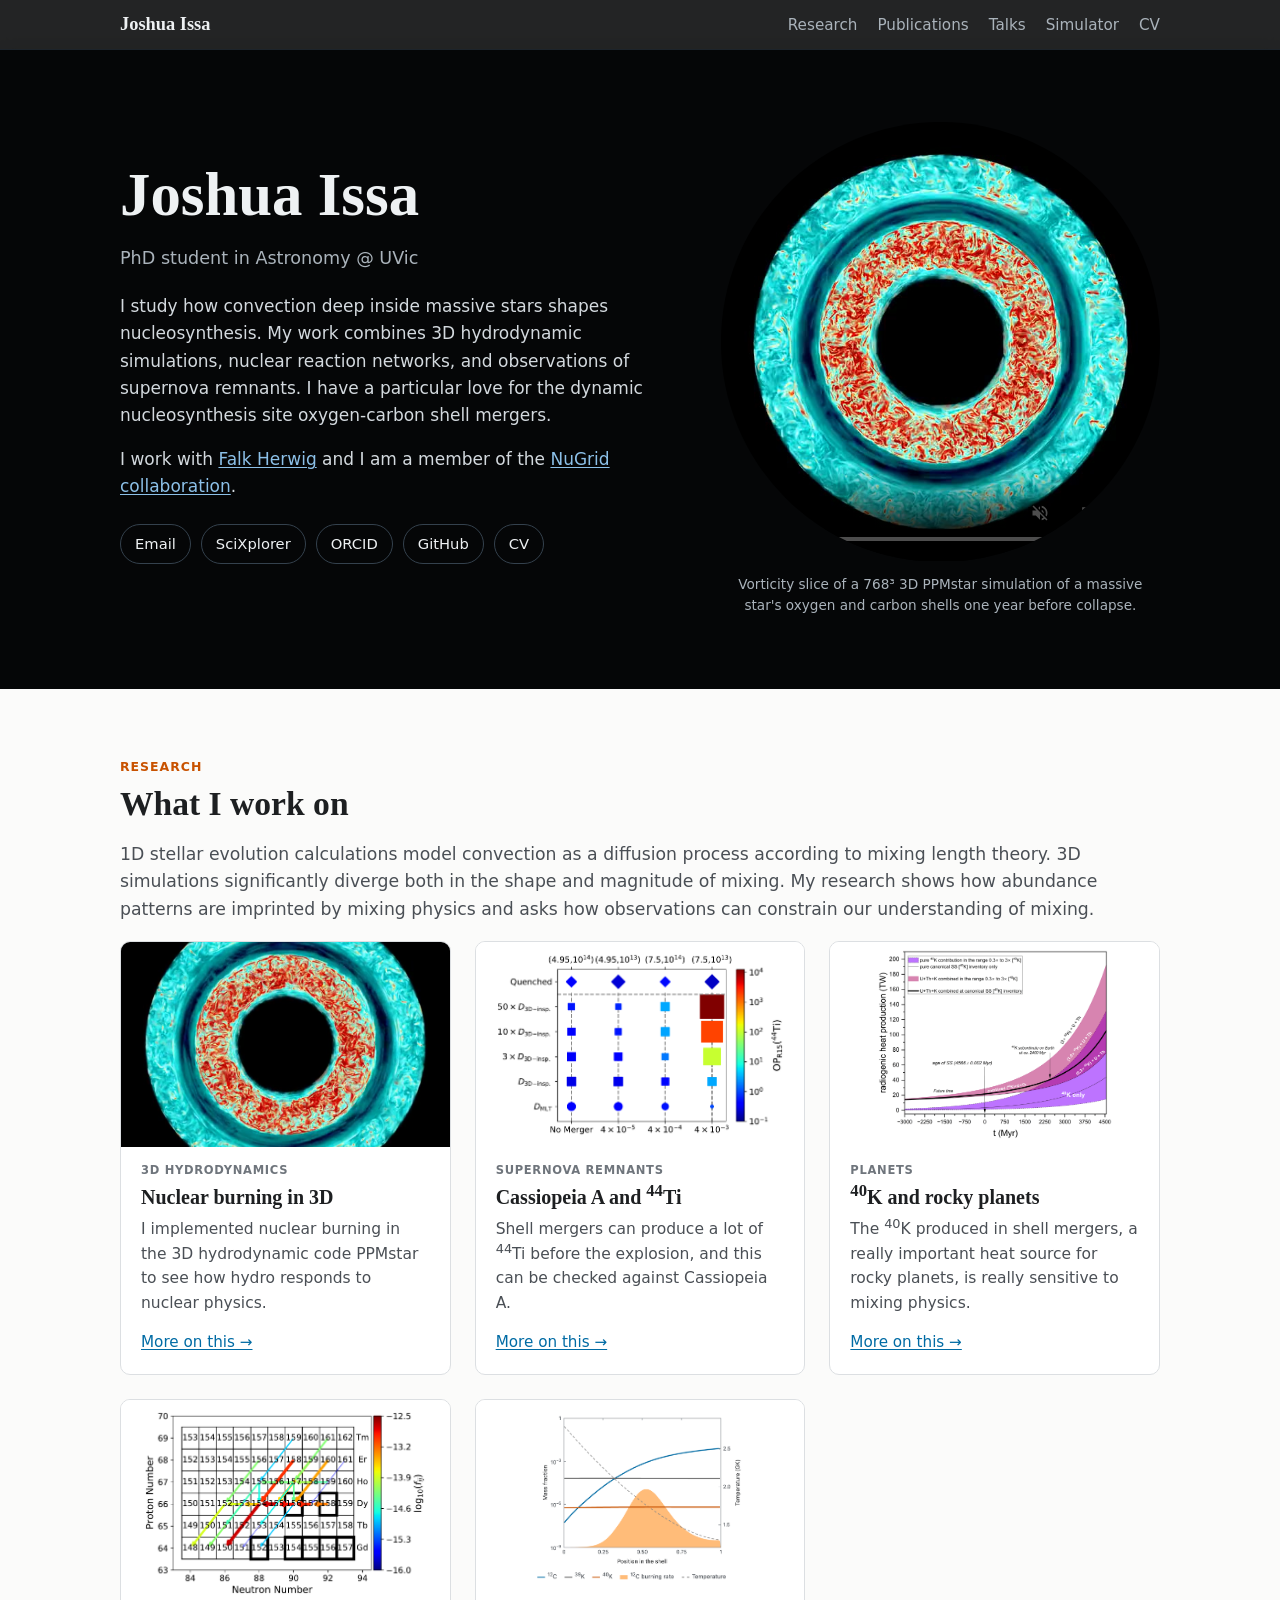
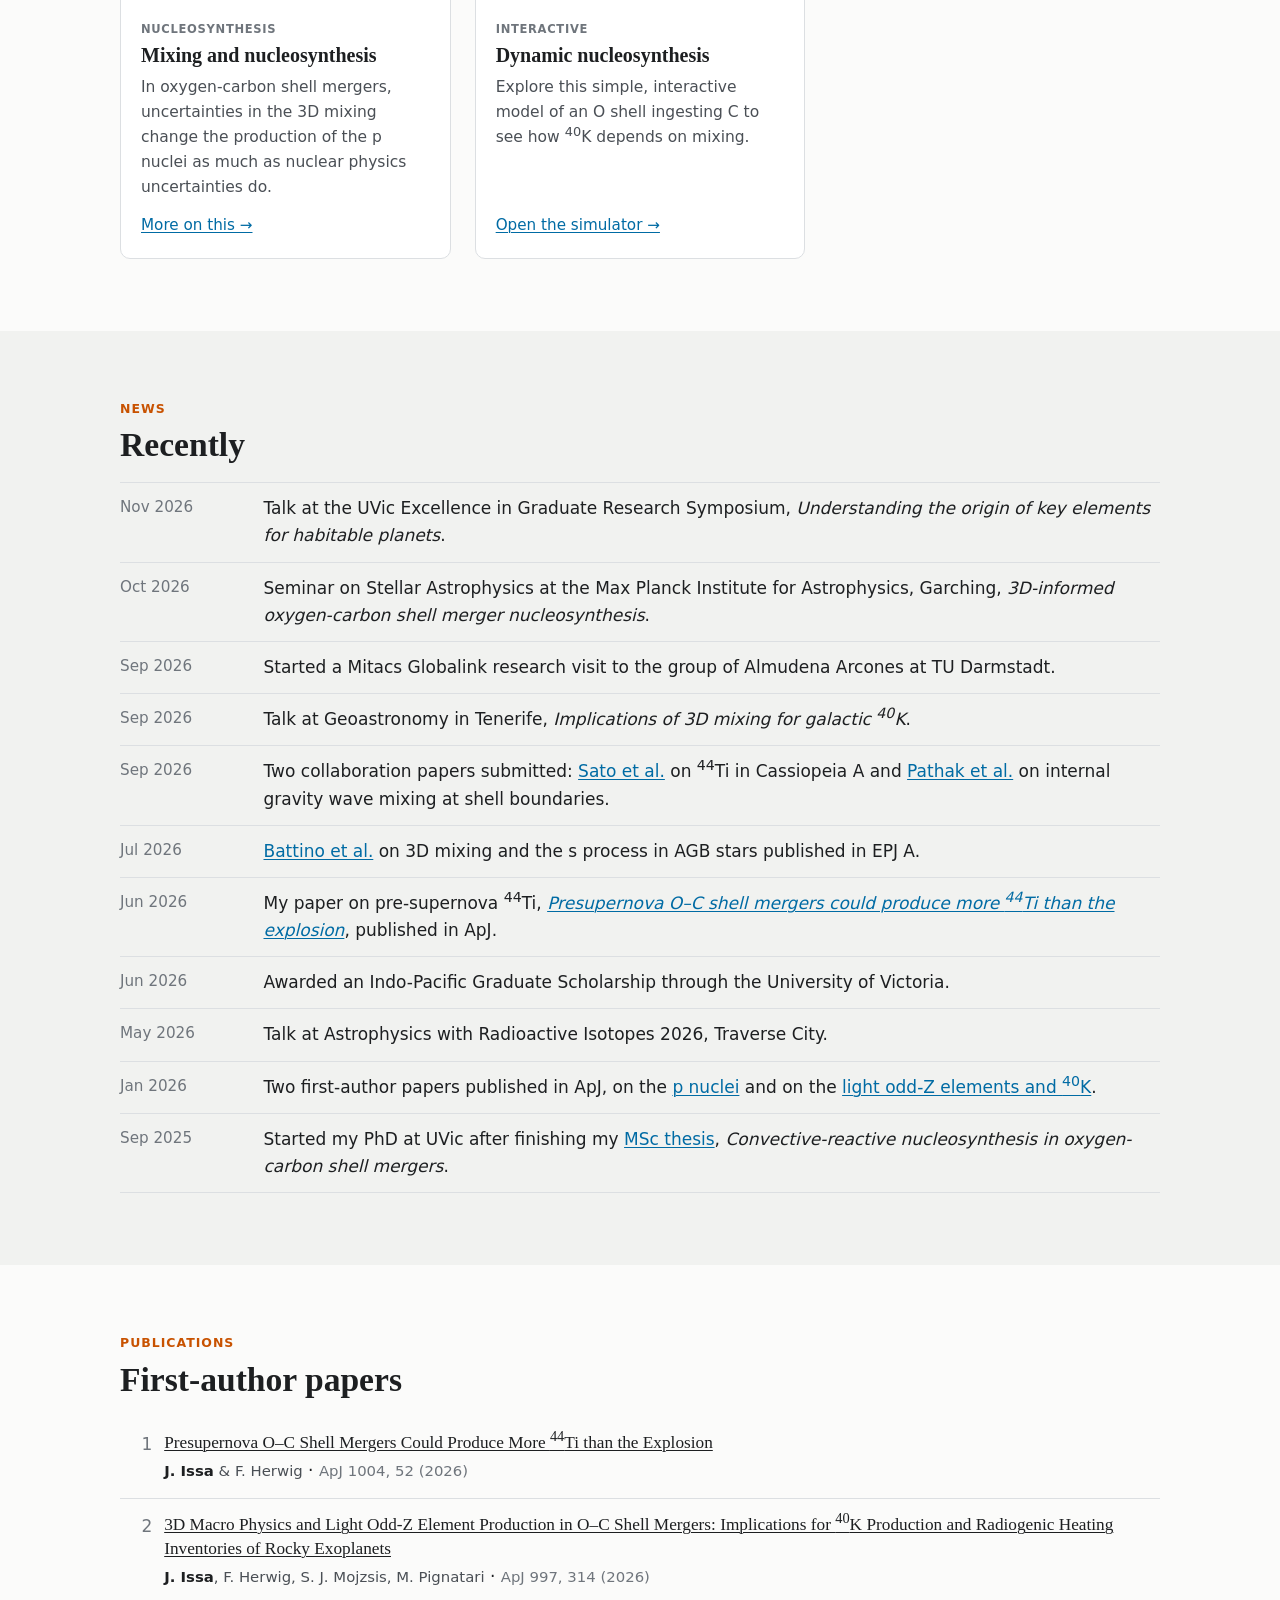
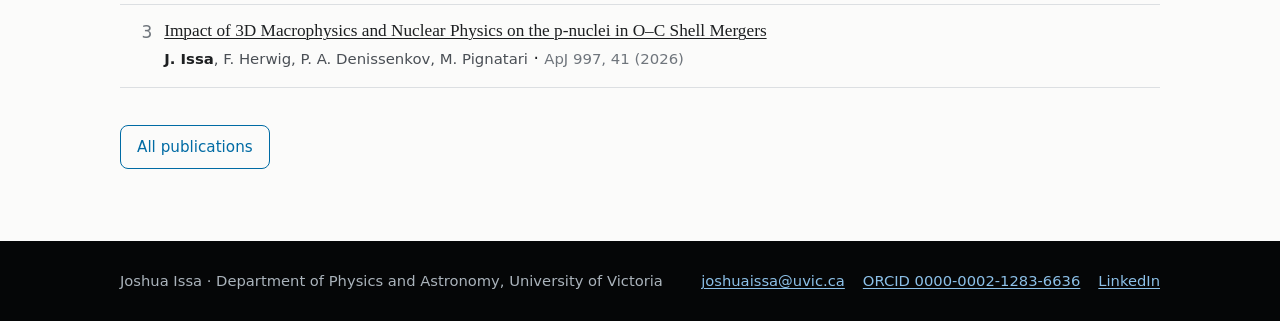
<file: index.html>
<!DOCTYPE html>
<html lang="en">
<head>
  <meta charset="utf-8">
  <meta name="viewport" content="width=device-width, initial-scale=1">
  <title>Joshua Issa · Nuclear Astrophysics</title>
  <meta name="description" content="Joshua Issa, PhD student in astronomy at the University of Victoria. 3D hydrodynamics of massive stars, convective-reactive nucleosynthesis in oxygen-carbon shell mergers, supernova remnants and the origin of 40K.">
  <meta property="og:title" content="Joshua Issa · Nuclear Astrophysics">
  <meta property="og:description" content="3D hydrodynamics of massive stars and the origin of the elements.">
  <meta property="og:image" content="media/hero-vorticity.jpg">
  <link rel="icon" href="images/favicon-32.png" type="image/png" sizes="32x32">
  <link rel="icon" href="images/favicon.svg" type="image/svg+xml">
  <link rel="apple-touch-icon" href="images/favicon-180.png">
  <link rel="stylesheet" href="css/site.css">
</head>
<body>
<a class="skip" href="#main">Skip to content</a>
<header class="topbar">
  <div class="wrap">
    <a class="brand" href="./">Joshua Issa</a>
    <nav aria-label="Main">
      <ul class="nav">
        <li><a href="research/">Research</a></li>
        <li><a href="publications/">Publications</a></li>
        <li><a href="talks/">Talks</a></li>
        <li><a href="simulator/">Simulator</a></li>
        <li><a href="cv/">CV</a></li>
      </ul>
    </nav>
  </div>
</header>

<main id="main">
  <section class="hero">
    <div class="wrap">
      <div>
        <h1>Joshua Issa</h1>
        <p class="role">PhD student in Astronomy @ UVic</p>
        <p>I study how convection deep inside massive stars shapes nucleosynthesis. My work combines 3D hydrodynamic simulations, nuclear reaction networks, and observations of supernova remnants. I have a particular love for the dynamic nucleosynthesis site oxygen-carbon shell mergers.</p>
        <p>I work with <a href="https://web.uvic.ca/~fherwig/" target="_blank" rel="noopener">Falk Herwig</a> and I am a member of the <a href="https://nugrid.github.io/" target="_blank" rel="noopener">NuGrid collaboration</a>.</p>
        <ul class="links">
          <li><a href="mailto:joshuaissa@uvic.ca">Email</a></li>
          <li><a href="https://scixplorer.org/search?q=orcid%3A0000-0002-1283-6636&amp;sort=date%20desc" target="_blank" rel="noopener">SciXplorer</a></li>
          <li><a href="https://orcid.org/0000-0002-1283-6636" target="_blank" rel="noopener">ORCID</a></li>
          <li><a href="https://github.com/Morhc" target="_blank" rel="noopener">GitHub</a></li>
          <li><a href="cv/">CV</a></li>
        </ul>
      </div>
      <figure>
        <video class="js-auto" src="media/hero-vorticity.mp4" poster="media/hero-vorticity.jpg" muted loop playsinline preload="metadata" aria-label="Turbulent convection in a slice through a 3D simulation of two burning shells in a massive star"></video>
        <figcaption>Vorticity slice of a 768³ 3D PPMstar simulation of a massive star's oxygen and carbon shells one year before collapse.</figcaption>
      </figure>
    </div>
  </section>

  <section class="block">
    <div class="wrap">
      <div class="kicker">Research</div>
      <h2>What I work on</h2>
      <p class="lede">1D stellar evolution calculations model convection as a diffusion process according to mixing length theory. 3D simulations significantly diverge both in the shape and magnitude of mixing. My research shows how abundance patterns are imprinted by mixing physics and asks how observations can constrain our understanding of mixing.</p>
      <div class="cards">
        <article class="card">
          <div class="media"><img src="media/o42-vorticity.jpg" alt="Slice through a 3D simulation showing turbulent convection in two concentric shells" loading="lazy"></div>
          <div class="body">
            <span class="tag">3D hydrodynamics</span>
            <h3>Nuclear burning in 3D</h3>
            <p>I implemented nuclear burning in the 3D hydrodynamic code PPMstar to see how hydro responds to nuclear physics.</p>
            <a class="more" href="research/#ppmstar">More on this →</a>
          </div>
        </article>
        <article class="card">
          <div class="media paper"><img src="images/figures/ti44-mixing-grid.png" alt="Grid of 44Ti overproduction factors for different mixing and ingestion cases" loading="lazy"></div>
          <div class="body">
            <span class="tag">Supernova remnants</span>
            <h3>Cassiopeia A and <sup>44</sup>Ti</h3>
            <p>Shell mergers can produce a lot of <sup>44</sup>Ti before the explosion, and this can be checked against Cassiopeia A.</p>
            <a class="more" href="research/#casa">More on this →</a>
          </div>
        </article>
        <article class="card">
          <div class="media paper"><img src="images/figures/k40-radiogenic-heat.png" alt="Radiogenic heat production of a rocky planet over time for different 40K inventories" loading="lazy"></div>
          <div class="body">
            <span class="tag">Planets</span>
            <h3><sup>40</sup>K and rocky planets</h3>
            <p>The <sup>40</sup>K produced in shell mergers, a really important heat source for rocky planets, is really sensitive to mixing physics.</p>
            <a class="more" href="research/#k40">More on this →</a>
          </div>
        </article>
        <article class="card">
          <div class="media paper"><img src="images/figures/pnuc-dy156-flux.png" alt="Nuclear reaction flux chart around dysprosium-156" loading="lazy"></div>
          <div class="body">
            <span class="tag">Nucleosynthesis</span>
            <h3>Mixing and nucleosynthesis</h3>
            <p>In oxygen-carbon shell mergers, uncertainties in the 3D mixing change the production of the p nuclei as much as nuclear physics uncertainties do.</p>
            <a class="more" href="research/#pnuclei">More on this →</a>
          </div>
        </article>
        <article class="card">
          <div class="media paper"><img src="images/simulator-preview.png" alt="Screenshot of the interactive convective-reactive shell model" loading="lazy"></div>
          <div class="body">
            <span class="tag">Interactive</span>
            <h3>Dynamic nucleosynthesis</h3>
            <p>Explore this simple, interactive model of an O shell ingesting C to see how <sup>40</sup>K depends on mixing.</p>
            <a class="more" href="simulator/">Open the simulator →</a>
          </div>
        </article>
      </div>
    </div>
  </section>

  <section class="block alt">
    <div class="wrap">
      <div class="kicker">News</div>
      <h2>Recently</h2>
      <ul class="news">
        <li><time datetime="2026-11">Nov 2026</time><span>Talk at the UVic Excellence in Graduate Research Symposium, <em>Understanding the origin of key elements for habitable planets</em>.</span></li>
        <li><time datetime="2026-10">Oct 2026</time><span>Seminar on Stellar Astrophysics at the Max Planck Institute for Astrophysics, Garching, <em>3D-informed oxygen-carbon shell merger nucleosynthesis</em>.</span></li>
        <li><time datetime="2026-09">Sep 2026</time><span>Started a Mitacs Globalink research visit to the group of Almudena Arcones at TU Darmstadt.</span></li>
        <li><time datetime="2026-09">Sep 2026</time><span>Talk at Geoastronomy in Tenerife, <em>Implications of 3D mixing for galactic <sup>40</sup>K</em>.</span></li>
        <li><time datetime="2026-09">Sep 2026</time><span>Two collaboration papers submitted: <a href="https://arxiv.org/abs/2609.16826" target="_blank" rel="noopener">Sato et al.</a> on <sup>44</sup>Ti in Cassiopeia A and <a href="https://arxiv.org/abs/2609.28667" target="_blank" rel="noopener">Pathak et al.</a> on internal gravity wave mixing at shell boundaries.</span></li>
        <li><time datetime="2026-07">Jul 2026</time><span><a href="https://doi.org/10.1140/epja/s10050-026-01903-7" target="_blank" rel="noopener">Battino et al.</a> on 3D mixing and the s process in AGB stars published in EPJ A.</span></li>
        <li><time datetime="2026-06">Jun 2026</time><span>My paper on pre-supernova <sup>44</sup>Ti, <a href="https://doi.org/10.3847/1538-4357/ae6cee" target="_blank" rel="noopener"><em>Presupernova O–C shell mergers could produce more <sup>44</sup>Ti than the explosion</em></a>, published in ApJ.</span></li>
        <li><time datetime="2026-06">Jun 2026</time><span>Awarded an Indo-Pacific Graduate Scholarship through the University of Victoria.</span></li>
        <li><time datetime="2026-05">May 2026</time><span>Talk at Astrophysics with Radioactive Isotopes 2026, Traverse City.</span></li>
        <li><time datetime="2026-01">Jan 2026</time><span>Two first-author papers published in ApJ, on the <a href="https://doi.org/10.3847/1538-4357/ae1efb" target="_blank" rel="noopener">p nuclei</a> and on the <a href="https://doi.org/10.3847/1538-4357/ae2ad1" target="_blank" rel="noopener">light odd-Z elements and <sup>40</sup>K</a>.</span></li>
        <li><time datetime="2025-09">Sep 2025</time><span>Started my PhD at UVic after finishing my <a href="https://dspace.library.uvic.ca/items/417b3726-dbc2-4276-9fb6-04c9fb038f2a" target="_blank" rel="noopener">MSc thesis</a>, <em>Convective-reactive nucleosynthesis in oxygen-carbon shell mergers</em>.</span></li>
      </ul>
    </div>
  </section>

  <section class="block">
    <div class="wrap">
      <div class="kicker">Publications</div>
      <h2>First-author papers</h2>
      <ol class="pubs">
        <li>
          <a class="title" href="https://doi.org/10.3847/1538-4357/ae6cee" target="_blank" rel="noopener">Presupernova O–C Shell Mergers Could Produce More <sup>44</sup>Ti than the Explosion</a>
          <span class="authors"><b>J. Issa</b> &amp; F. Herwig</span> · <span class="venue">ApJ 1004, 52 (2026)</span>
        </li>
        <li>
          <a class="title" href="https://doi.org/10.3847/1538-4357/ae2ad1" target="_blank" rel="noopener">3D Macro Physics and Light Odd-Z Element Production in O–C Shell Mergers: Implications for <sup>40</sup>K Production and Radiogenic Heating Inventories of Rocky Exoplanets</a>
          <span class="authors"><b>J. Issa</b>, F. Herwig, S. J. Mojzsis, M. Pignatari</span> · <span class="venue">ApJ 997, 314 (2026)</span>
        </li>
        <li>
          <a class="title" href="https://doi.org/10.3847/1538-4357/ae1efb" target="_blank" rel="noopener">Impact of 3D Macrophysics and Nuclear Physics on the p-nuclei in O–C Shell Mergers</a>
          <span class="authors"><b>J. Issa</b>, F. Herwig, P. A. Denissenkov, M. Pignatari</span> · <span class="venue">ApJ 997, 41 (2026)</span>
        </li>
      </ol>
      <a class="btn" href="publications/">All publications</a>
    </div>
  </section>
</main>

<footer class="site">
  <div class="wrap">
    <span>Joshua Issa · Department of Physics and Astronomy, University of Victoria</span>
    <ul>
      <li><a href="mailto:joshuaissa@uvic.ca">joshuaissa@uvic.ca</a></li>
      <li><a href="https://orcid.org/0000-0002-1283-6636" target="_blank" rel="noopener">ORCID 0000-0002-1283-6636</a></li>
      <li><a href="https://www.linkedin.com/in/joshua-issa" target="_blank" rel="noopener">LinkedIn</a></li>
    </ul>
  </div>
</footer>
<script src="js/site.js"></script>
</body>
</html>
</file>
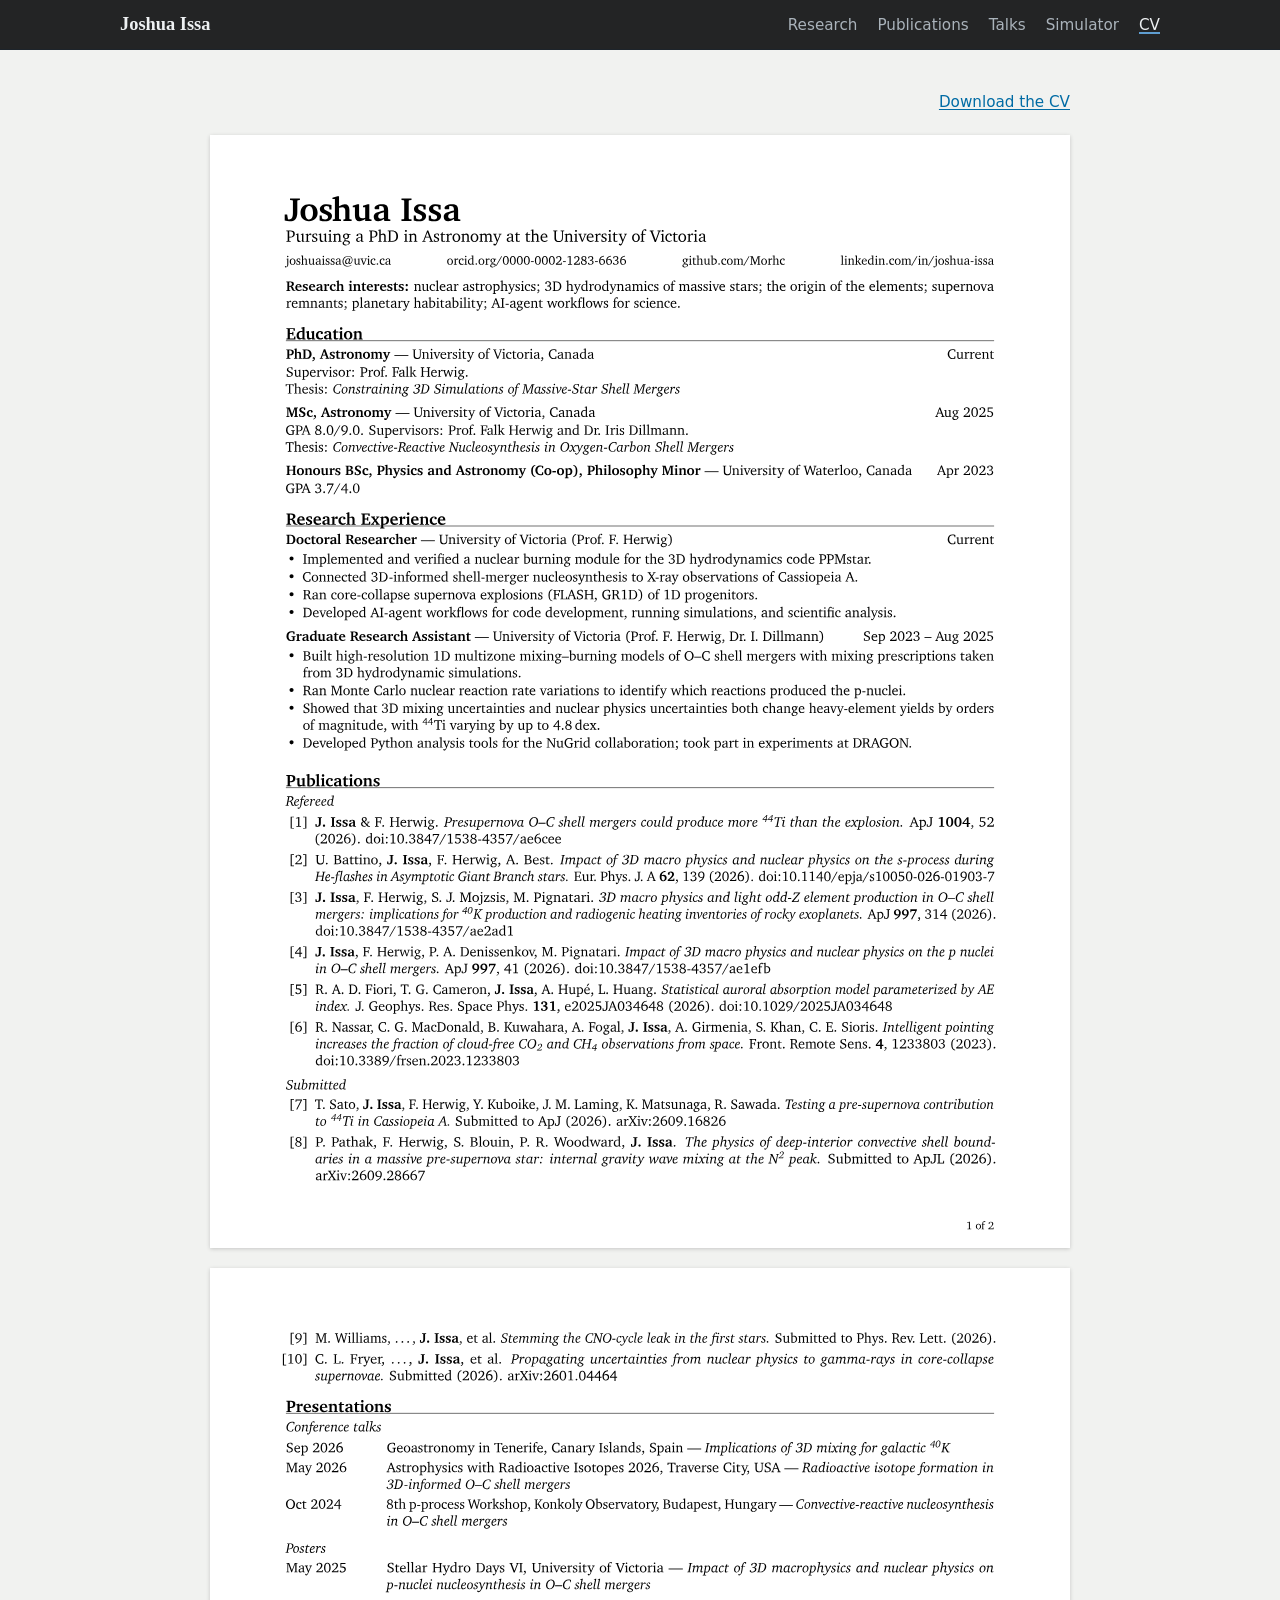
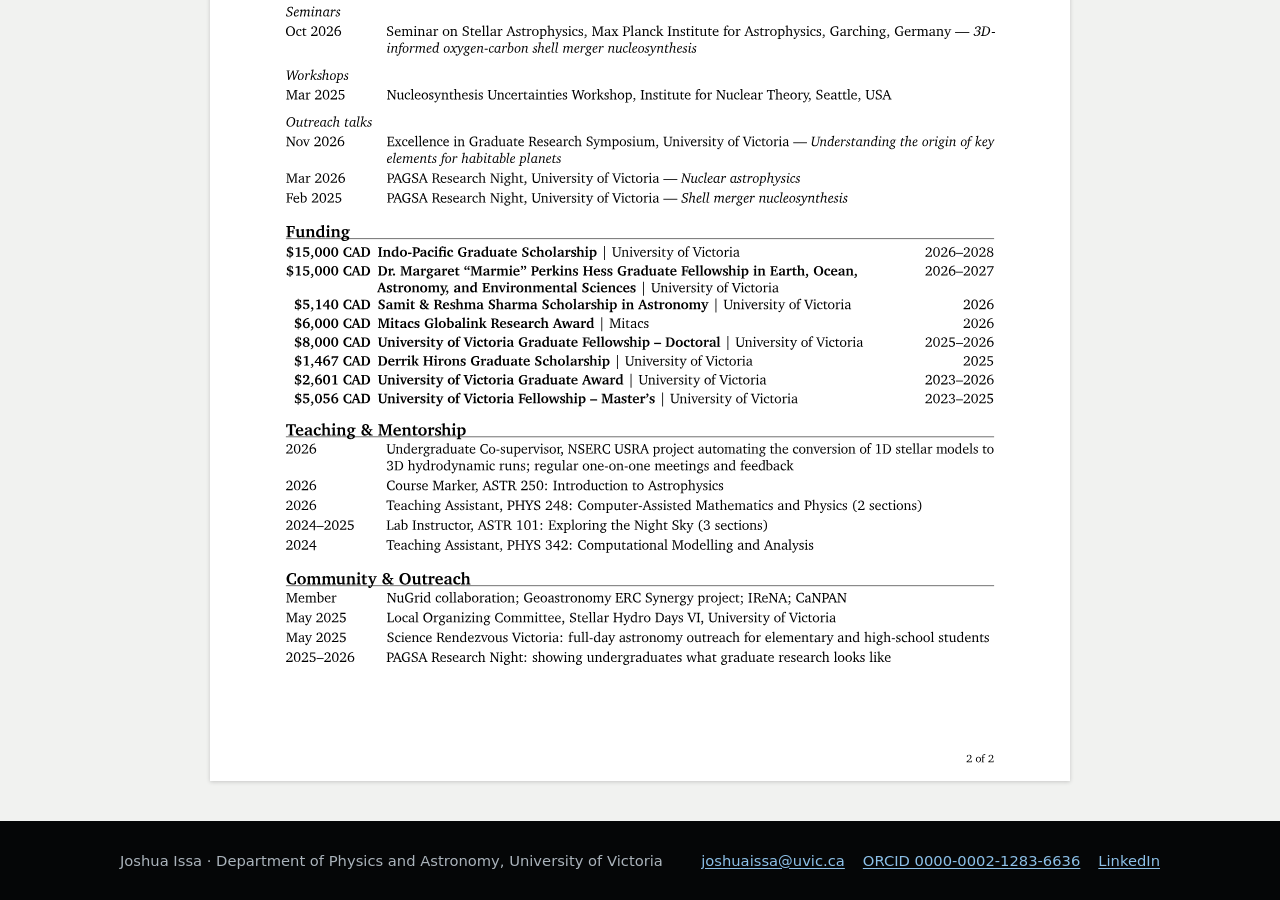
<file: cv/index.html>
<!DOCTYPE html>
<html lang="en">
<head>
  <meta charset="utf-8">
  <meta name="viewport" content="width=device-width, initial-scale=1">
  <title>CV · Joshua Issa</title>
  <meta name="description" content="Curriculum vitae of Joshua Issa.">
  <link rel="icon" href="../images/favicon-32.png" type="image/png" sizes="32x32">
  <link rel="icon" href="../images/favicon.svg" type="image/svg+xml">
  <link rel="apple-touch-icon" href="../images/favicon-180.png">
  <link rel="stylesheet" href="../css/site.css">
  <style>
    .cv { padding: clamp(20px, 4vw, 40px) 0; background: var(--bg-alt); }
    .cv .wrap { display: grid; gap: 20px; justify-items: center; }
    .cv-bar { width: 100%; max-width: 860px; display: flex; justify-content: flex-end; font-size: .95rem; }
    .cv-page { position: relative; width: 100%; max-width: 860px; background: #fff; box-shadow: 0 1px 4px rgba(0, 0, 0, .18); }
    .cv-page img { width: 100%; height: 100%; }
    .cv-link { position: absolute; display: block; }
    .cv-link:hover, .cv-link:focus-visible { background: rgba(0, 107, 164, .12); outline: none; }
  </style>
</head>
<body>
<!-- Generated by tools/make_cv.py from tools/cv_template.html. Edit the template, not this file. -->
<header class="topbar">
  <div class="wrap">
    <a class="brand" href="../">Joshua Issa</a>
    <nav aria-label="Main">
      <ul class="nav">
        <li><a href="../research/">Research</a></li>
        <li><a href="../publications/">Publications</a></li>
        <li><a href="../talks/">Talks</a></li>
        <li><a href="../simulator/">Simulator</a></li>
        <li><a href="../cv/" aria-current="page">CV</a></li>
      </ul>
    </nav>
  </div>
</header>
<main class="cv">
  <div class="wrap">
    <div class="cv-bar"><a href="../Joshua_Issa_CV.pdf" download>Download the CV</a></div>
      <div class="cv-page" style="aspect-ratio:0.77273">
        <img src="../images/cv/page-1.svg" alt="CV page 1"><a class="cv-link" href="mailto:joshuaissa@uvic.ca" style="left:8.661%;top:10.683%;width:12.574%;height:1.341%" aria-label="mailto:joshuaissa@uvic.ca"></a><a class="cv-link" href="https://orcid.org/0000-0002-1283-6636" target="_blank" rel="noopener" style="left:27.359%;top:10.683%;width:21.229%;height:1.341%" aria-label="https://orcid.org/0000-0002-1283-6636"></a><a class="cv-link" href="https://github.com/Morhc" target="_blank" rel="noopener" style="left:54.713%;top:10.683%;width:12.313%;height:1.341%" aria-label="https://github.com/Morhc"></a><a class="cv-link" href="https://www.linkedin.com/in/joshua-issa" target="_blank" rel="noopener" style="left:73.150%;top:10.683%;width:18.189%;height:1.341%" aria-label="https://www.linkedin.com/in/joshua-issa"></a><a class="cv-link" href="https://doi.org/10.3847/1538-4357/ae6cee" target="_blank" rel="noopener" style="left:17.903%;top:62.591%;width:23.139%;height:1.365%" aria-label="https://doi.org/10.3847/1538-4357/ae6cee"></a><a class="cv-link" href="https://doi.org/10.1140/epja/s10050-026-01903-7" target="_blank" rel="noopener" style="left:63.613%;top:65.973%;width:27.798%;height:1.462%" aria-label="https://doi.org/10.1140/epja/s10050-026-01903-7"></a><a class="cv-link" href="https://doi.org/10.3847/1538-4357/ae2ad1" target="_blank" rel="noopener" style="left:12.079%;top:70.865%;width:23.464%;height:1.309%" aria-label="https://doi.org/10.3847/1538-4357/ae2ad1"></a><a class="cv-link" href="https://doi.org/10.3847/1538-4357/ae1efb" target="_blank" rel="noopener" style="left:42.224%;top:74.247%;width:23.144%;height:1.462%" aria-label="https://doi.org/10.3847/1538-4357/ae1efb"></a><a class="cv-link" href="https://doi.org/10.1029/2025JA034648" target="_blank" rel="noopener" style="left:59.028%;top:77.629%;width:20.511%;height:1.462%" aria-label="https://doi.org/10.1029/2025JA034648"></a><a class="cv-link" href="https://doi.org/10.3389/frsen.2023.1233803" target="_blank" rel="noopener" style="left:12.079%;top:82.520%;width:24.122%;height:1.309%" aria-label="https://doi.org/10.3389/frsen.2023.1233803"></a><a class="cv-link" href="https://arxiv.org/abs/2609.16826" target="_blank" rel="noopener" style="left:47.059%;top:87.832%;width:13.117%;height:1.586%" aria-label="https://arxiv.org/abs/2609.16826"></a><a class="cv-link" href="https://arxiv.org/abs/2609.28667" target="_blank" rel="noopener" style="left:12.079%;top:92.893%;width:13.117%;height:1.206%" aria-label="https://arxiv.org/abs/2609.28667"></a>
      </div>
      <div class="cv-page" style="aspect-ratio:0.77273">
        <img src="../images/cv/page-2.svg" alt="CV page 2"><a class="cv-link" href="https://arxiv.org/abs/2601.04464" target="_blank" rel="noopener" style="left:34.413%;top:9.034%;width:13.117%;height:1.459%" aria-label="https://arxiv.org/abs/2601.04464"></a>
      </div>
  </div>
</main>

<footer class="site">
  <div class="wrap">
    <span>Joshua Issa · Department of Physics and Astronomy, University of Victoria</span>
    <ul>
      <li><a href="mailto:joshuaissa@uvic.ca">joshuaissa@uvic.ca</a></li>
      <li><a href="https://orcid.org/0000-0002-1283-6636" target="_blank" rel="noopener">ORCID 0000-0002-1283-6636</a></li>
      <li><a href="https://www.linkedin.com/in/joshua-issa" target="_blank" rel="noopener">LinkedIn</a></li>
    </ul>
  </div>
</footer>
</body>
</html>
</file>
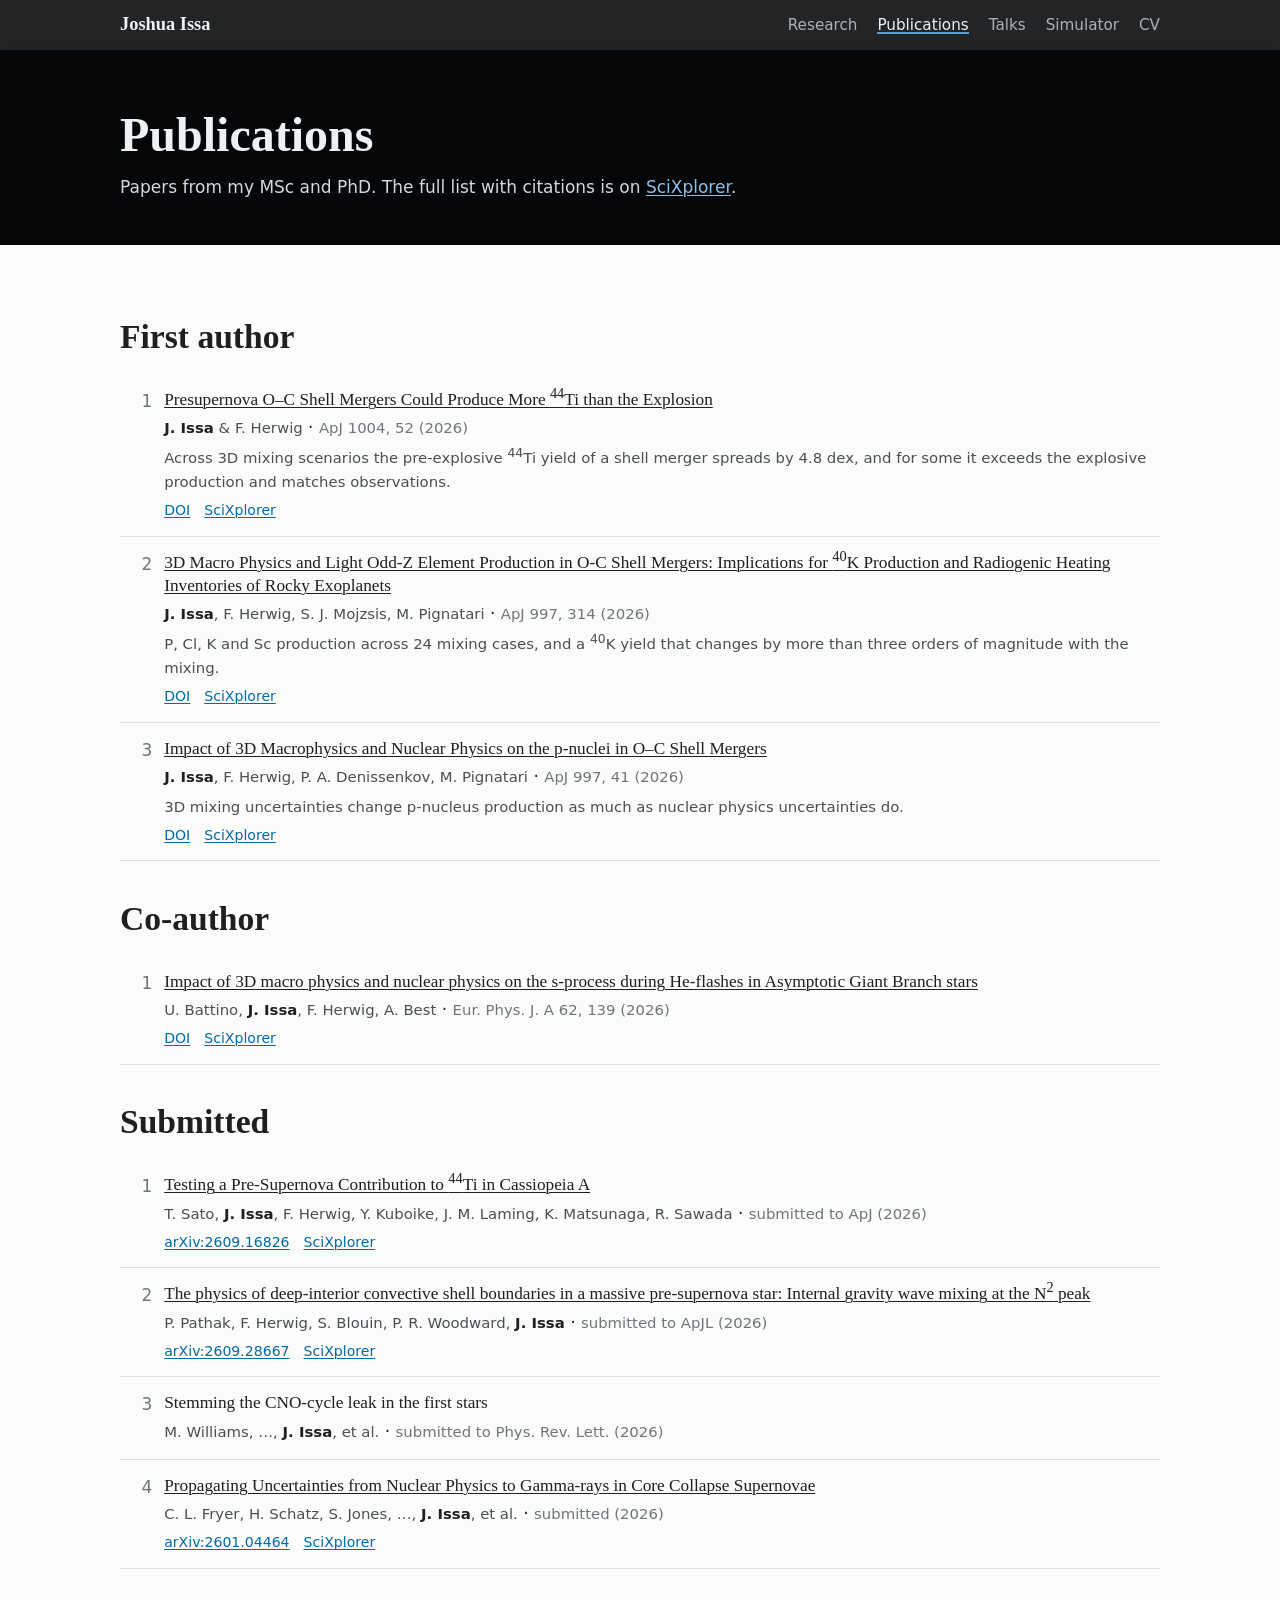
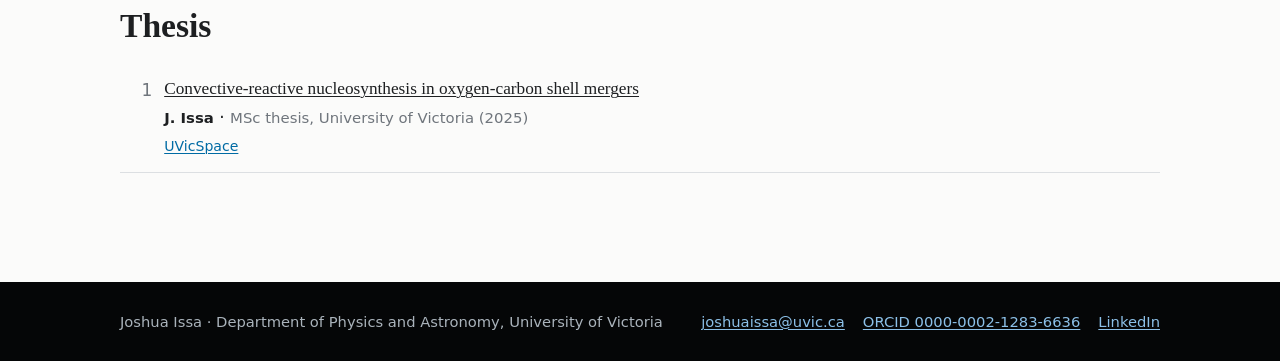
<file: publications/index.html>
<!DOCTYPE html>
<html lang="en">
<head>
  <meta charset="utf-8">
  <meta name="viewport" content="width=device-width, initial-scale=1">
  <title>Publications · Joshua Issa</title>
  <meta name="description" content="Publications of Joshua Issa on oxygen-carbon shell mergers, 3D mixing, the p nuclei, 40K, 44Ti and Cassiopeia A.">
  <link rel="icon" href="../images/favicon-32.png" type="image/png" sizes="32x32">
  <link rel="icon" href="../images/favicon.svg" type="image/svg+xml">
  <link rel="apple-touch-icon" href="../images/favicon-180.png">
  <link rel="stylesheet" href="../css/site.css">
</head>
<body>
<a class="skip" href="#main">Skip to content</a>
<header class="topbar">
  <div class="wrap">
    <a class="brand" href="../">Joshua Issa</a>
    <nav aria-label="Main">
      <ul class="nav">
        <li><a href="../research/">Research</a></li>
        <li><a href="../publications/" aria-current="page">Publications</a></li>
        <li><a href="../talks/">Talks</a></li>
        <li><a href="../simulator/">Simulator</a></li>
        <li><a href="../cv/">CV</a></li>
      </ul>
    </nav>
  </div>
</header>

<main id="main">
  <section class="hero page-hero">
    <div class="wrap">
      <h1>Publications</h1>
      <p>Papers from my MSc and PhD. The full list with citations is on <a href="https://scixplorer.org/search?q=orcid%3A0000-0002-1283-6636&amp;sort=date%20desc" target="_blank" rel="noopener">SciXplorer</a>.</p>
    </div>
  </section>

  <section class="block">
    <div class="wrap">
      <h2>First author</h2>
      <ol class="pubs">
        <li>
          <a class="title" href="https://doi.org/10.3847/1538-4357/ae6cee" target="_blank" rel="noopener">Presupernova O–C Shell Mergers Could Produce More <sup>44</sup>Ti than the Explosion</a>
          <span class="authors"><b>J. Issa</b> &amp; F. Herwig</span> · <span class="venue">ApJ 1004, 52 (2026)</span>
          <p class="summary">Across 3D mixing scenarios the pre-explosive <sup>44</sup>Ti yield of a shell merger spreads by 4.8&nbsp;dex, and for some it exceeds the explosive production and matches observations.</p>
          <span class="ids"><a href="https://doi.org/10.3847/1538-4357/ae6cee" target="_blank" rel="noopener">DOI</a><a href="https://scixplorer.org/abs/2026ApJ..1004...52I/abstract" target="_blank" rel="noopener">SciXplorer</a></span>
        </li>
        <li>
          <a class="title" href="https://doi.org/10.3847/1538-4357/ae2ad1" target="_blank" rel="noopener">3D Macro Physics and Light Odd-Z Element Production in O-C Shell Mergers: Implications for <sup>40</sup>K Production and Radiogenic Heating Inventories of Rocky Exoplanets</a>
          <span class="authors"><b>J. Issa</b>, F. Herwig, S. J. Mojzsis, M. Pignatari</span> · <span class="venue">ApJ 997, 314 (2026)</span>
          <p class="summary">P, Cl, K and Sc production across 24 mixing cases, and a <sup>40</sup>K yield that changes by more than three orders of magnitude with the mixing.</p>
          <span class="ids"><a href="https://doi.org/10.3847/1538-4357/ae2ad1" target="_blank" rel="noopener">DOI</a><a href="https://scixplorer.org/abs/2026ApJ...997..314I/abstract" target="_blank" rel="noopener">SciXplorer</a></span>
        </li>
        <li>
          <a class="title" href="https://doi.org/10.3847/1538-4357/ae1efb" target="_blank" rel="noopener">Impact of 3D Macrophysics and Nuclear Physics on the p-nuclei in O–C Shell Mergers</a>
          <span class="authors"><b>J. Issa</b>, F. Herwig, P. A. Denissenkov, M. Pignatari</span> · <span class="venue">ApJ 997, 41 (2026)</span>
          <p class="summary">3D mixing uncertainties change p-nucleus production as much as nuclear physics uncertainties do.</p>
          <span class="ids"><a href="https://doi.org/10.3847/1538-4357/ae1efb" target="_blank" rel="noopener">DOI</a><a href="https://scixplorer.org/abs/2026ApJ...997...41I/abstract" target="_blank" rel="noopener">SciXplorer</a></span>
        </li>
      </ol>

      <h2>Co-author</h2>
      <ol class="pubs">
        <li>
          <a class="title" href="https://doi.org/10.1140/epja/s10050-026-01903-7" target="_blank" rel="noopener">Impact of 3D macro physics and nuclear physics on the s-process during He-flashes in Asymptotic Giant Branch stars</a>
          <span class="authors">U. Battino, <b>J. Issa</b>, F. Herwig, A. Best</span> · <span class="venue">Eur. Phys. J. A 62, 139 (2026)</span>
          <span class="ids"><a href="https://doi.org/10.1140/epja/s10050-026-01903-7" target="_blank" rel="noopener">DOI</a><a href="https://scixplorer.org/abs/2026EPJA...62..139B/abstract" target="_blank" rel="noopener">SciXplorer</a></span>
        </li>
      </ol>

      <h2>Submitted</h2>
      <ol class="pubs">
        <li>
          <a class="title" href="https://arxiv.org/abs/2609.16826" target="_blank" rel="noopener">Testing a Pre-Supernova Contribution to <sup>44</sup>Ti in Cassiopeia A</a>
          <span class="authors">T. Sato, <b>J. Issa</b>, F. Herwig, Y. Kuboike, J. M. Laming, K. Matsunaga, R. Sawada</span> · <span class="venue">submitted to ApJ (2026)</span>
          <span class="ids"><a href="https://arxiv.org/abs/2609.16826" target="_blank" rel="noopener">arXiv:2609.16826</a><a href="https://scixplorer.org/abs/2026arXiv260916826S/abstract" target="_blank" rel="noopener">SciXplorer</a></span>
        </li>
        <li>
          <a class="title" href="https://arxiv.org/abs/2609.28667" target="_blank" rel="noopener">The physics of deep-interior convective shell boundaries in a massive pre-supernova star: Internal gravity wave mixing at the N<sup>2</sup> peak</a>
          <span class="authors">P. Pathak, F. Herwig, S. Blouin, P. R. Woodward, <b>J. Issa</b></span> · <span class="venue">submitted to ApJL (2026)</span>
          <span class="ids"><a href="https://arxiv.org/abs/2609.28667" target="_blank" rel="noopener">arXiv:2609.28667</a><a href="https://scixplorer.org/abs/2026arXiv260928667P/abstract" target="_blank" rel="noopener">SciXplorer</a></span>
        </li>
        <li>
          <span class="title">Stemming the CNO-cycle leak in the first stars</span>
          <span class="authors">M. Williams, …, <b>J. Issa</b>, et al.</span> · <span class="venue">submitted to Phys. Rev. Lett. (2026)</span>
        </li>
        <li>
          <a class="title" href="https://arxiv.org/abs/2601.04464" target="_blank" rel="noopener">Propagating Uncertainties from Nuclear Physics to Gamma-rays in Core Collapse Supernovae</a>
          <span class="authors">C. L. Fryer, H. Schatz, S. Jones, …, <b>J. Issa</b>, et al.</span> · <span class="venue">submitted (2026)</span>
          <span class="ids"><a href="https://arxiv.org/abs/2601.04464" target="_blank" rel="noopener">arXiv:2601.04464</a><a href="https://scixplorer.org/abs/2026arXiv260104464F/abstract" target="_blank" rel="noopener">SciXplorer</a></span>
        </li>
      </ol>

      <h2>Thesis</h2>
      <ol class="pubs">
        <li>
          <a class="title" href="https://dspace.library.uvic.ca/items/417b3726-dbc2-4276-9fb6-04c9fb038f2a" target="_blank" rel="noopener">Convective-reactive nucleosynthesis in oxygen-carbon shell mergers</a>
          <span class="authors"><b>J. Issa</b></span> · <span class="venue">MSc thesis, University of Victoria (2025)</span>
          <span class="ids"><a href="https://dspace.library.uvic.ca/items/417b3726-dbc2-4276-9fb6-04c9fb038f2a" target="_blank" rel="noopener">UVicSpace</a></span>
        </li>
      </ol>
    </div>
  </section>
</main>

<footer class="site">
  <div class="wrap">
    <span>Joshua Issa · Department of Physics and Astronomy, University of Victoria</span>
    <ul>
      <li><a href="mailto:joshuaissa@uvic.ca">joshuaissa@uvic.ca</a></li>
      <li><a href="https://orcid.org/0000-0002-1283-6636" target="_blank" rel="noopener">ORCID 0000-0002-1283-6636</a></li>
      <li><a href="https://www.linkedin.com/in/joshua-issa" target="_blank" rel="noopener">LinkedIn</a></li>
    </ul>
  </div>
</footer>
<script src="../js/site.js"></script>
</body>
</html>
</file>
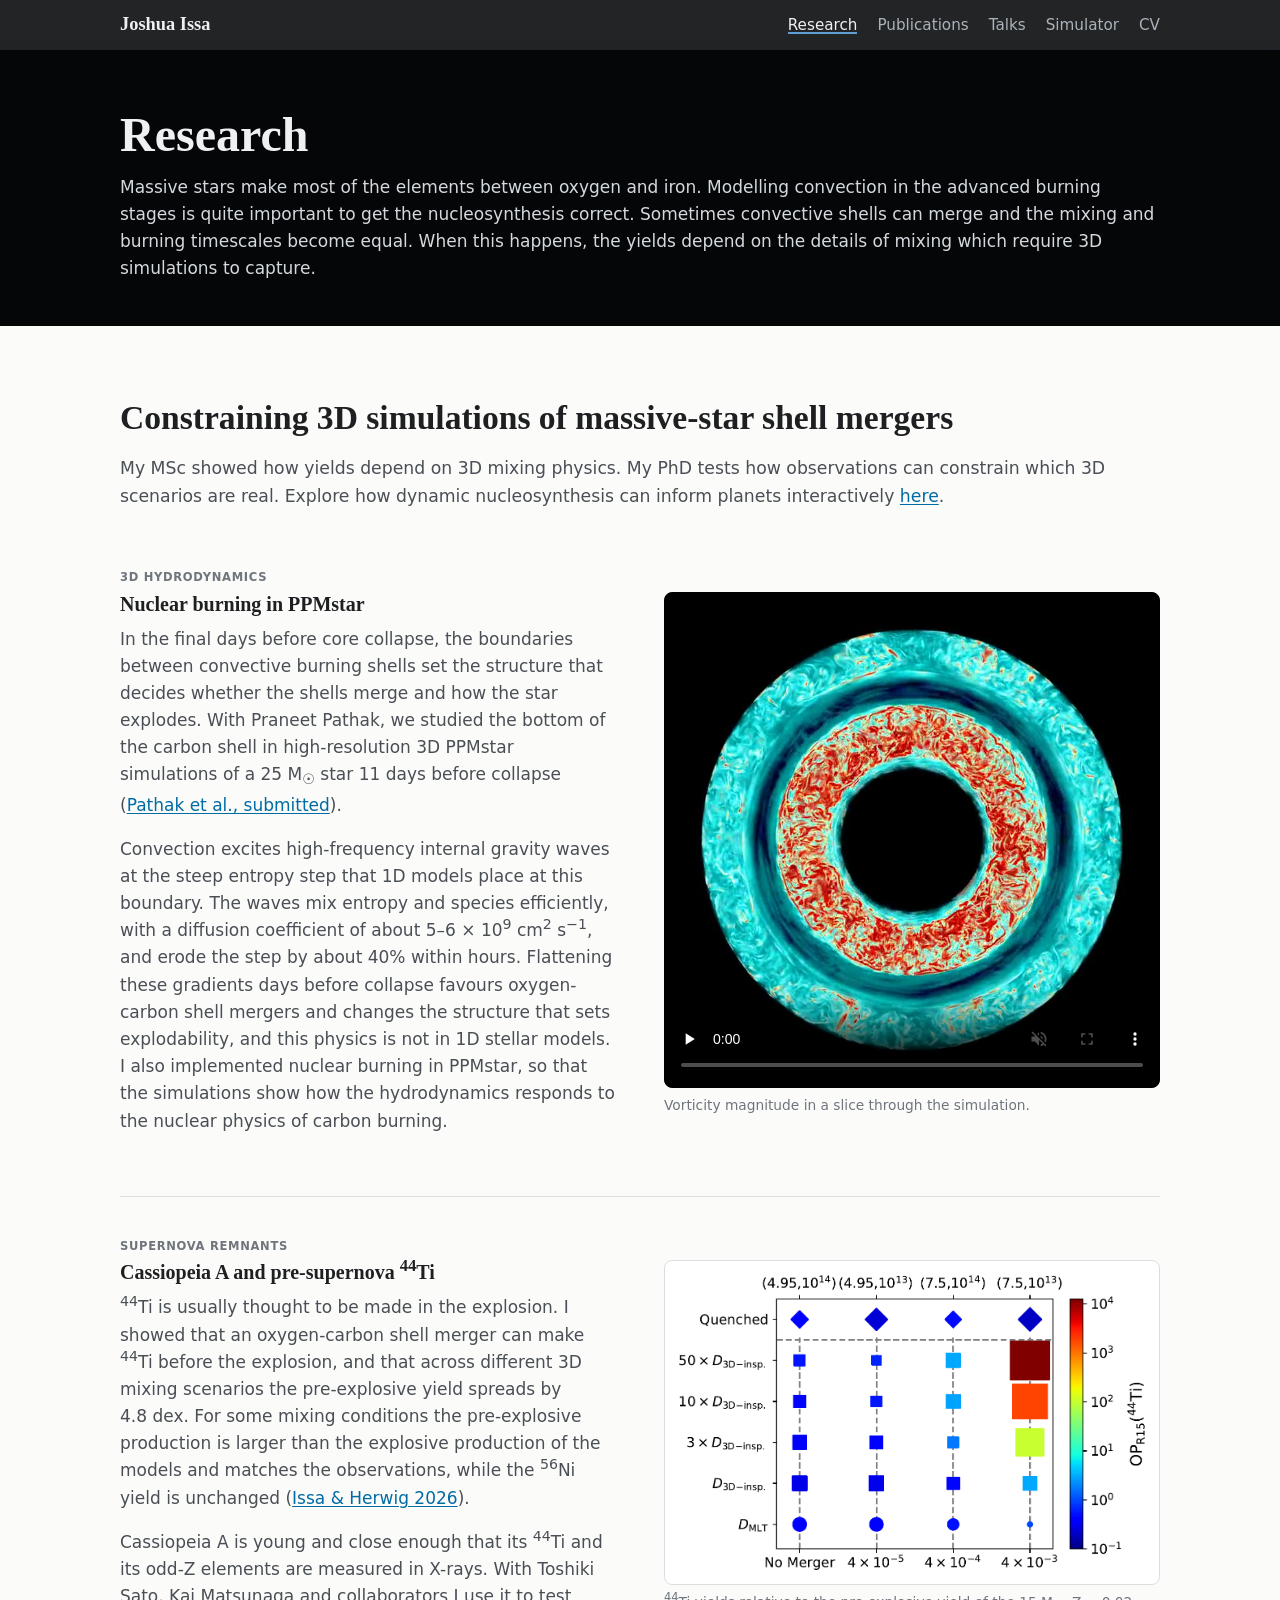
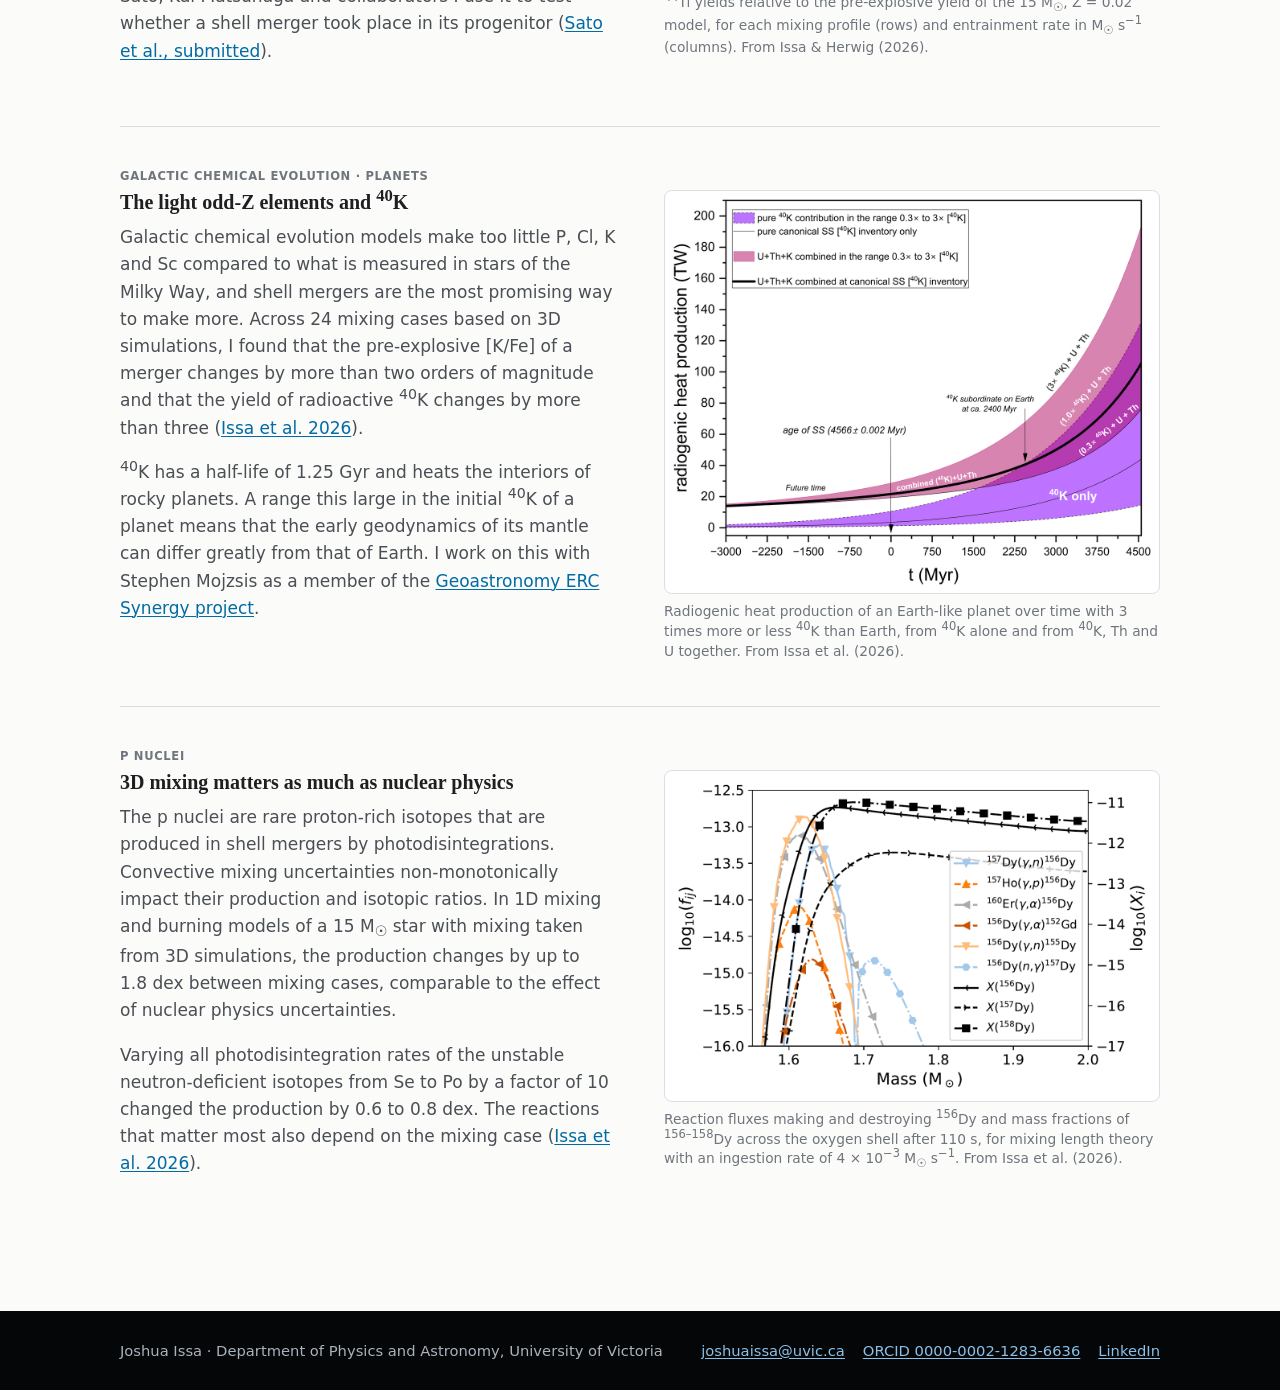
<file: research/index.html>
<!DOCTYPE html>
<html lang="en">
<head>
  <meta charset="utf-8">
  <meta name="viewport" content="width=device-width, initial-scale=1">
  <title>Research · Joshua Issa</title>
  <meta name="description" content="Research of Joshua Issa: 3D simulations of massive-star shell mergers with nuclear burning, Cassiopeia A and 44Ti, 40K and rocky planets, and convective-reactive nucleosynthesis.">
  <link rel="icon" href="../images/favicon-32.png" type="image/png" sizes="32x32">
  <link rel="icon" href="../images/favicon.svg" type="image/svg+xml">
  <link rel="apple-touch-icon" href="../images/favicon-180.png">
  <link rel="stylesheet" href="../css/site.css">
</head>
<body>
<a class="skip" href="#main">Skip to content</a>
<header class="topbar">
  <div class="wrap">
    <a class="brand" href="../">Joshua Issa</a>
    <nav aria-label="Main">
      <ul class="nav">
        <li><a href="../research/" aria-current="page">Research</a></li>
        <li><a href="../publications/">Publications</a></li>
        <li><a href="../talks/">Talks</a></li>
        <li><a href="../simulator/">Simulator</a></li>
        <li><a href="../cv/">CV</a></li>
      </ul>
    </nav>
  </div>
</header>

<main id="main">
  <section class="hero page-hero">
    <div class="wrap">
      <h1>Research</h1>
      <p>Massive stars make most of the elements between oxygen and iron. Modelling convection in the advanced burning stages is quite important to get the nucleosynthesis correct. Sometimes convective shells can merge and the mixing and burning timescales become equal. When this happens, the yields depend on the details of mixing which require 3D simulations to capture.</p>
    </div>
  </section>

  <section class="block">
    <div class="wrap">
      <h2>Constraining 3D simulations of massive-star shell mergers</h2>
      <p class="lede wide">My MSc showed how yields depend on 3D mixing physics. My PhD tests how observations can constrain which 3D scenarios are real. Explore how dynamic nucleosynthesis can inform planets interactively <a href="../simulator/">here</a>.</p>

      <article class="project" id="ppmstar">
        <span class="tag">3D hydrodynamics</span>
        <div class="text">
          <h3>Nuclear burning in PPMstar</h3>
          <p>In the final days before core collapse, the boundaries between convective burning shells set the structure that decides whether the shells merge and how the star explodes. With Praneet Pathak, we studied the bottom of the carbon shell in high-resolution 3D PPMstar simulations of a 25&nbsp;M<sub>☉</sub> star 11 days before collapse (<a href="https://arxiv.org/abs/2609.28667" target="_blank" rel="noopener">Pathak et al., submitted</a>).</p>
          <p>Convection excites high-frequency internal gravity waves at the steep entropy step that 1D models place at this boundary. The waves mix entropy and species efficiently, with a diffusion coefficient of about 5&ndash;6&nbsp;&times;&nbsp;10<sup>9</sup>&nbsp;cm<sup>2</sup>&nbsp;s<sup>&minus;1</sup>, and erode the step by about 40% within hours. Flattening these gradients days before collapse favours oxygen-carbon shell mergers and changes the structure that sets explodability, and this physics is not in 1D stellar models. I also implemented nuclear burning in PPMstar, so that the simulations show how the hydrodynamics responds to the nuclear physics of carbon burning.</p>
        </div>
        <figure class="fig dark">
          <video src="../media/o42-vorticity.mp4" poster="../media/o42-vorticity.jpg" controls muted playsinline preload="none" aria-label="Film of vorticity in a slice through the 3D simulation"></video>
          <figcaption>Vorticity magnitude in a slice through the simulation.</figcaption>
        </figure>
      </article>

      <article class="project" id="casa">
        <span class="tag">Supernova remnants</span>
        <div class="text">
          <h3>Cassiopeia A and pre-supernova <sup>44</sup>Ti</h3>
          <p><sup>44</sup>Ti is usually thought to be made in the explosion. I showed that an oxygen-carbon shell merger can make <sup>44</sup>Ti before the explosion, and that across different 3D mixing scenarios the pre-explosive yield spreads by 4.8&nbsp;dex. For some mixing conditions the pre-explosive production is larger than the explosive production of the models and matches the observations, while the <sup>56</sup>Ni yield is unchanged (<a href="https://doi.org/10.3847/1538-4357/ae6cee" target="_blank" rel="noopener">Issa &amp; Herwig 2026</a>).</p>
          <p>Cassiopeia A is young and close enough that its <sup>44</sup>Ti and its odd-Z elements are measured in X-rays. With Toshiki Sato, Kai Matsunaga and collaborators I use it to test whether a shell merger took place in its progenitor (<a href="https://arxiv.org/abs/2609.16826" target="_blank" rel="noopener">Sato et al., submitted</a>).</p>
        </div>
        <figure class="fig paper">
          <img src="../images/figures/ti44-mixing-grid.png" alt="Grid of 44Ti overproduction for different mixing profiles and entrainment rates" loading="lazy">
          <figcaption><sup>44</sup>Ti yields relative to the pre-explosive yield of the 15&nbsp;M<sub>☉</sub>, Z&nbsp;=&nbsp;0.02 model, for each mixing profile (rows) and entrainment rate in M<sub>☉</sub>&nbsp;s<sup>−1</sup> (columns). From Issa &amp; Herwig (2026).</figcaption>
        </figure>
      </article>

      <article class="project" id="k40">
        <span class="tag">Galactic chemical evolution · Planets</span>
        <div class="text">
          <h3>The light odd-Z elements and <sup>40</sup>K</h3>
          <p>Galactic chemical evolution models make too little P, Cl, K and Sc compared to what is measured in stars of the Milky Way, and shell mergers are the most promising way to make more. Across 24 mixing cases based on 3D simulations, I found that the pre-explosive [K/Fe] of a merger changes by more than two orders of magnitude and that the yield of radioactive <sup>40</sup>K changes by more than three (<a href="https://doi.org/10.3847/1538-4357/ae2ad1" target="_blank" rel="noopener">Issa et al. 2026</a>).</p>
          <p><sup>40</sup>K has a half-life of 1.25&nbsp;Gyr and heats the interiors of rocky planets. A range this large in the initial <sup>40</sup>K of a planet means that the early geodynamics of its mantle can differ greatly from that of Earth. I work on this with Stephen Mojzsis as a member of the <a href="https://geoastronomy.org/" target="_blank" rel="noopener">Geoastronomy ERC Synergy project</a>.</p>
        </div>
        <figure class="fig paper">
          <img src="../images/figures/k40-radiogenic-heat.png" alt="Radiogenic heat production of an Earth-like planet over time" loading="lazy">
          <figcaption>Radiogenic heat production of an Earth-like planet over time with 3 times more or less <sup>40</sup>K than Earth, from <sup>40</sup>K alone and from <sup>40</sup>K, Th and U together. From Issa et al. (2026).</figcaption>
        </figure>
      </article>

      <article class="project" id="pnuclei">
        <span class="tag">p nuclei</span>
        <div class="text">
          <h3>3D mixing matters as much as nuclear physics</h3>
          <p>The p nuclei are rare proton-rich isotopes that are produced in shell mergers by photodisintegrations. Convective mixing uncertainties non-monotonically impact their production and isotopic ratios. In 1D mixing and burning models of a 15&nbsp;M<sub>☉</sub> star with mixing taken from 3D simulations, the production changes by up to 1.8&nbsp;dex between mixing cases, comparable to the effect of nuclear physics uncertainties.</p>
          <p>Varying all photodisintegration rates of the unstable neutron-deficient isotopes from Se to Po by a factor of 10 changed the production by 0.6 to 0.8&nbsp;dex. The reactions that matter most also depend on the mixing case (<a href="https://doi.org/10.3847/1538-4357/ae1efb" target="_blank" rel="noopener">Issa et al. 2026</a>).</p>
        </div>
        <figure class="fig paper">
          <img src="../images/figures/pnuc-dy156-fluxes.png" alt="Reaction fluxes for dysprosium-156 and mass fractions of dysprosium isotopes across the oxygen shell" loading="lazy">
          <figcaption>Reaction fluxes making and destroying <sup>156</sup>Dy and mass fractions of <sup>156&ndash;158</sup>Dy across the oxygen shell after 110&nbsp;s, for mixing length theory with an ingestion rate of 4&nbsp;&times;&nbsp;10<sup>&minus;3</sup>&nbsp;M<sub>☉</sub>&nbsp;s<sup>&minus;1</sup>. From Issa et al. (2026).</figcaption>
        </figure>
      </article>

    </div>
  </section>
</main>

<footer class="site">
  <div class="wrap">
    <span>Joshua Issa · Department of Physics and Astronomy, University of Victoria</span>
    <ul>
      <li><a href="mailto:joshuaissa@uvic.ca">joshuaissa@uvic.ca</a></li>
      <li><a href="https://orcid.org/0000-0002-1283-6636" target="_blank" rel="noopener">ORCID 0000-0002-1283-6636</a></li>
      <li><a href="https://www.linkedin.com/in/joshua-issa" target="_blank" rel="noopener">LinkedIn</a></li>
    </ul>
  </div>
</footer>
<script src="../js/site.js"></script>
</body>
</html>
</file>
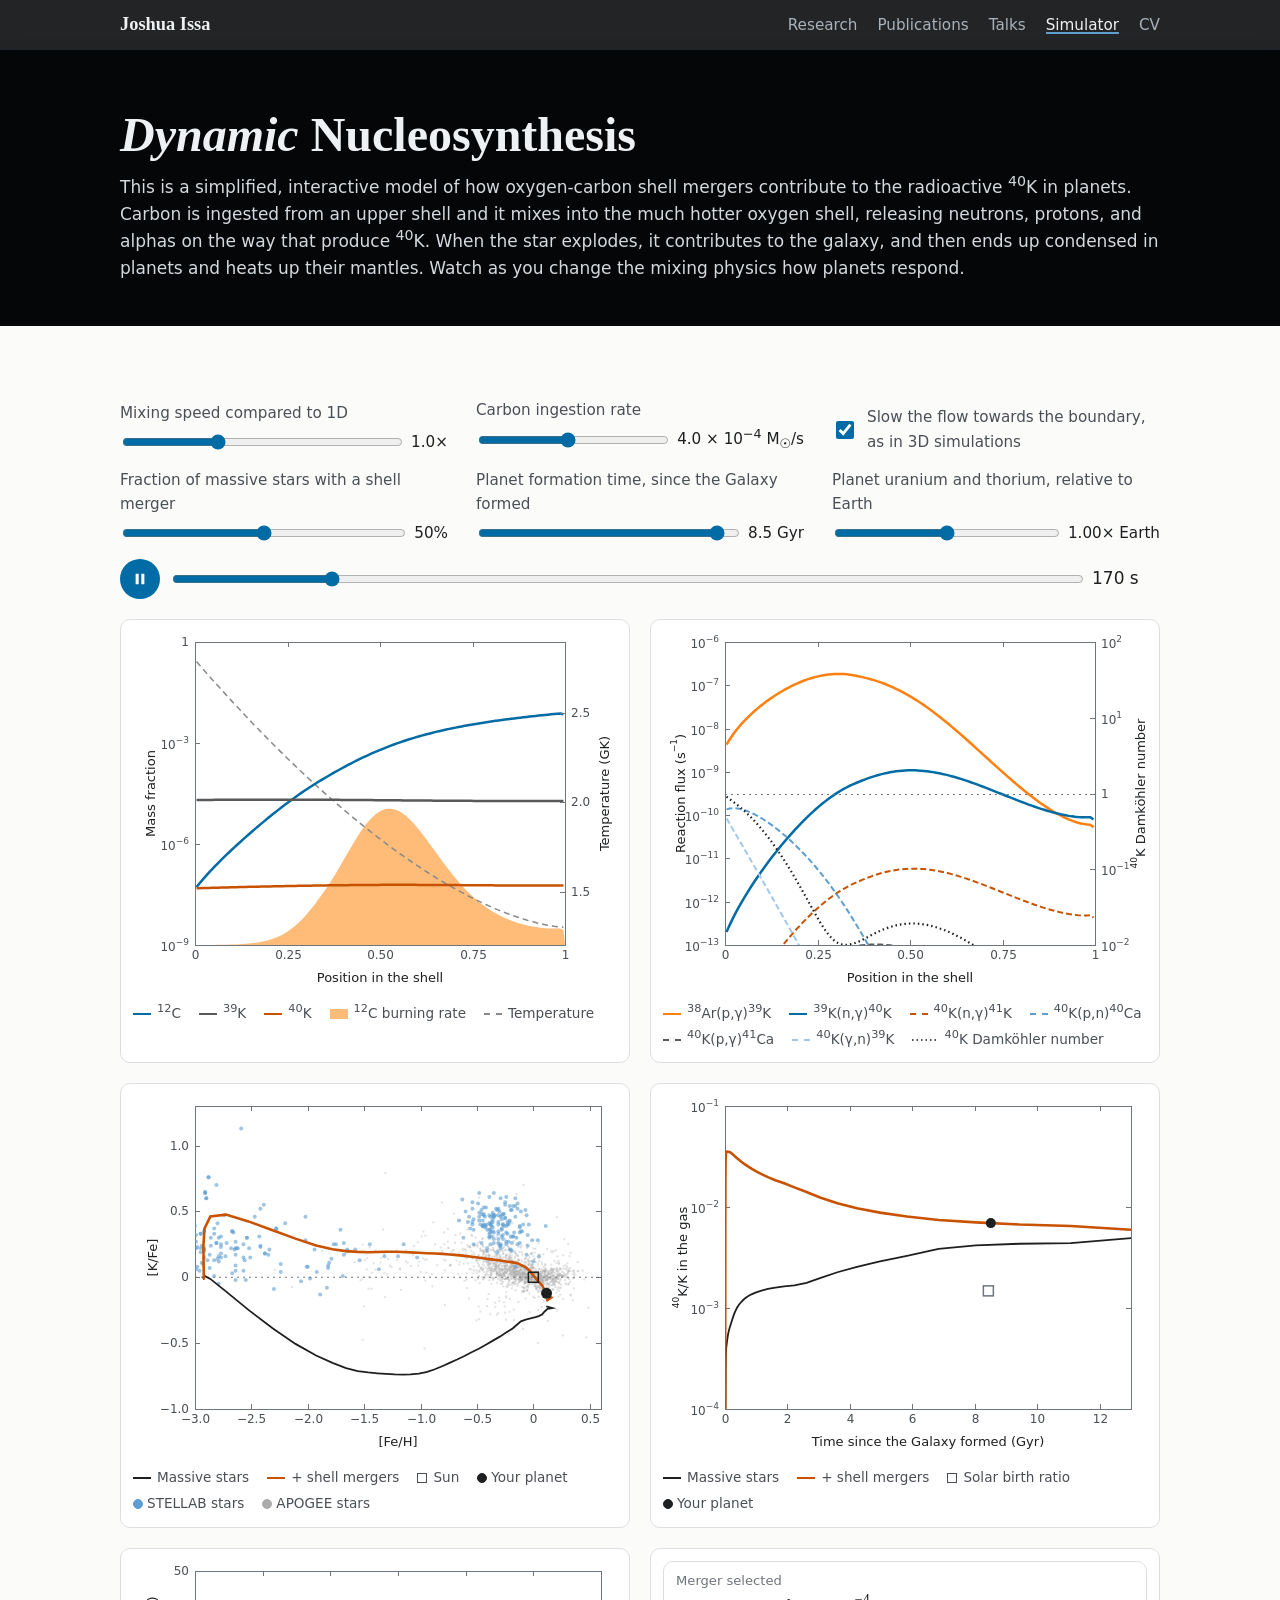
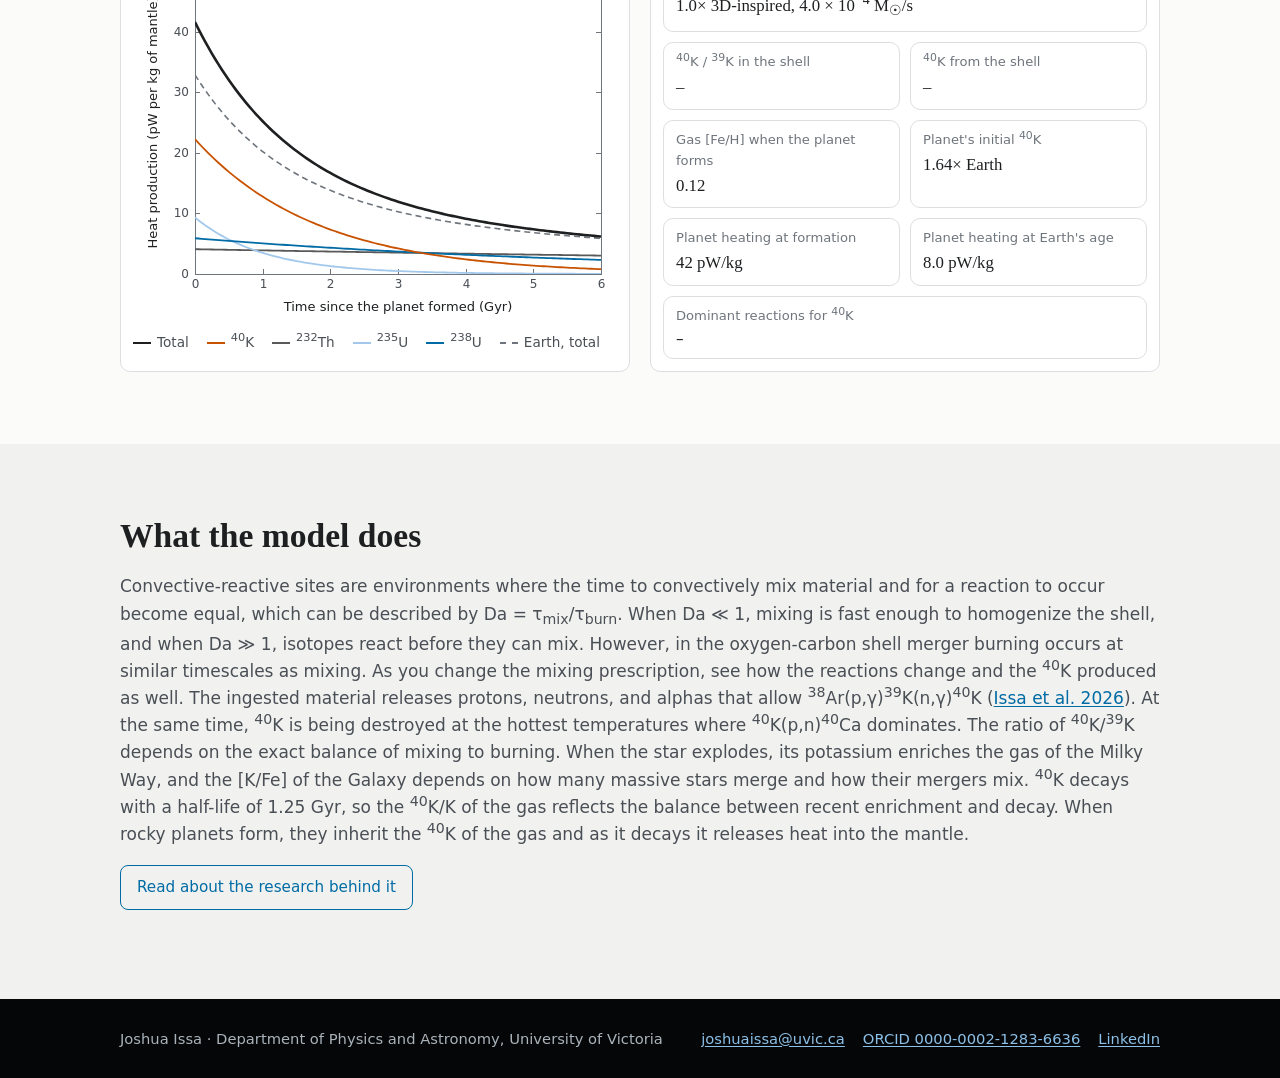
<file: simulator/index.html>
<!DOCTYPE html>
<html lang="en">
<head>
  <meta charset="utf-8">
  <meta name="viewport" content="width=device-width, initial-scale=1">
  <title>Shell Merger Simulator · Joshua Issa</title>
  <meta name="description" content="An interactive toy model of convective-reactive nucleosynthesis: a convective oxygen shell that ingests carbon and makes 40K, solved live in the browser.">
  <link rel="icon" href="../images/favicon-32.png" type="image/png" sizes="32x32">
  <link rel="icon" href="../images/favicon.svg" type="image/svg+xml">
  <link rel="apple-touch-icon" href="../images/favicon-180.png">
  <link rel="stylesheet" href="../css/site.css">
  <link rel="stylesheet" href="../css/simulator.css">
</head>
<body>
<a class="skip" href="#main">Skip to content</a>
<header class="topbar">
  <div class="wrap">
    <a class="brand" href="../">Joshua Issa</a>
    <nav aria-label="Main">
      <ul class="nav">
        <li><a href="../research/">Research</a></li>
        <li><a href="../publications/">Publications</a></li>
        <li><a href="../talks/">Talks</a></li>
        <li><a href="../simulator/" aria-current="page">Simulator</a></li>
        <li><a href="../cv/">CV</a></li>
      </ul>
    </nav>
  </div>
</header>

<main id="main">
  <section class="hero page-hero">
    <div class="wrap">
      <h1><i>Dynamic</i> Nucleosynthesis</h1>
      <p>This is a simplified, interactive model of how oxygen-carbon shell mergers contribute to the radioactive <sup>40</sup>K in planets. Carbon is ingested from an upper shell and it mixes into the much hotter oxygen shell, releasing neutrons, protons, and alphas on the way that produce <sup>40</sup>K. When the star explodes, it contributes to the galaxy, and then ends up condensed in planets and heats up their mantles. Watch as you change the mixing physics how planets respond.</p>
    </div>
  </section>

  <section class="block sim-block">
    <div class="wrap">
      <div class="sim">
        <div class="controls" role="group" aria-label="Model settings">
          <label class="ctl">
            <span class="ctl-name">Mixing speed compared to 1D</span>
            <input id="mix" type="range" min="-1" max="2" step="0.05" value="0">
            <output id="mixOut" for="mix">1×</output>
          </label>
          <label class="ctl">
            <span class="ctl-name">Carbon ingestion rate</span>
            <input id="mdot" type="range" min="-5.5" max="-1" step="0.05" value="-3.4">
            <output id="mdotOut" for="mdot"></output>
          </label>
          <label class="ctl check">
            <input id="downturn" type="checkbox" checked>
            <span class="ctl-name">Slow the flow towards the boundary, as in 3D simulations</span>
          </label>
          <label class="ctl">
            <span class="ctl-name">Fraction of massive stars with a shell merger</span>
            <input id="gceF" type="range" min="0" max="1" step="0.01" value="0.5">
            <output id="gceFOut" for="gceF">50%</output>
          </label>
          <label class="ctl">
            <span class="ctl-name">Planet formation time, since the Galaxy formed</span>
            <input id="planetT" type="range" min="-2" max="1.114" step="0.01" value="0.926">
            <output id="planetTOut" for="planetT"></output>
          </label>
          <label class="ctl">
            <span class="ctl-name">Planet uranium and thorium, relative to Earth</span>
            <input id="planetUTh" type="range" min="-0.6" max="0.6" step="0.01" value="0">
            <output id="planetUThOut" for="planetUTh"></output>
          </label>
          <div class="playback" role="group" aria-label="Playback">
            <button id="play" class="play-btn" type="button" aria-label="Pause"></button>
            <input id="tScrub" type="range" min="0" max="1000" step="5" value="0" aria-label="Time in the run">
            <output id="tOut" for="tScrub">0 s</output>
          </div>
        </div>

        <div class="panels even grid">
          <figure class="panel">
            <canvas id="profile" aria-label="Abundance profiles across the shell"></canvas>
            <div class="legend">
              <span><i style="--c:var(--c1)"></i><sup>12</sup>C</span>
              <span><i style="--c:var(--c5)"></i><sup>39</sup>K</span>
              <span><i style="--c:var(--c2)"></i><sup>40</sup>K</span>
              <span><i class="bar" style="--c:var(--c3)"></i><sup>12</sup>C burning rate</span>
              <span><i class="dash" style="--c:var(--c4)"></i>Temperature</span>
            </div>
          </figure>
          <figure class="panel">
            <canvas id="fluxPlot" aria-label="Reaction fluxes across the shell"></canvas>
            <div class="legend" id="fluxLegend"></div>
          </figure>
          <figure class="panel">
            <canvas id="gcePlot" aria-label="[K/Fe] against [Fe/H] for the Galaxy model and for stars"></canvas>
            <div class="legend" id="gceLegend"></div>
          </figure>
          <figure class="panel">
            <canvas id="r40Plot" aria-label="40K/K in the gas of the Galaxy model over time"></canvas>
            <div class="legend" id="r40Legend"></div>
          </figure>
          <figure class="panel">
            <canvas id="heatPlot" aria-label="Radiogenic heat production of the planet's mantle over time"></canvas>
            <div class="legend" id="heatLegend"></div>
          </figure>
          <div class="panel readout-panel">
            <dl class="readout">
              <div class="wide"><dt>Merger selected</dt><dd id="gceCase" class="case-out">–</dd></div>
              <div><dt><sup>40</sup>K / <sup>39</sup>K in the shell</dt><dd id="rRatio">–</dd></div>
              <div><dt><sup>40</sup>K from the shell</dt><dd id="rK40">–</dd></div>
              <div><dt>Gas [Fe/H] when the planet forms</dt><dd id="pFeH">–</dd></div>
              <div><dt>Planet's initial <sup>40</sup>K</dt><dd id="pK40">–</dd></div>
              <div><dt>Planet heating at formation</dt><dd id="pHeat0">–</dd></div>
              <div><dt>Planet heating at Earth's age</dt><dd id="pHeatNow">–</dd></div>
              <div class="wide"><dt>Dominant reactions for <sup>40</sup>K</dt><dd id="rReac" class="reac-out">–</dd></div>
            </dl>
          </div>
        </div>
      </div>
    </div>
  </section>

  <section class="block alt">
    <div class="wrap explain">
      <h2>What the model does</h2>
      <p>Convective-reactive sites are environments where the time to convectively mix material and for a reaction to occur become equal, which can be described by Da&nbsp;=&nbsp;&tau;<sub>mix</sub>/&tau;<sub>burn</sub>. When Da&nbsp;&#8810;&nbsp;1, mixing is fast enough to homogenize the shell, and when Da&nbsp;&#8811;&nbsp;1, isotopes react before they can mix. However, in the oxygen-carbon shell merger burning occurs at similar timescales as mixing. As you change the mixing prescription, see how the reactions change and the <sup>40</sup>K produced as well. The ingested material releases protons, neutrons, and alphas that allow <sup>38</sup>Ar(p,&gamma;)<sup>39</sup>K(n,&gamma;)<sup>40</sup>K (<a href="https://doi.org/10.3847/1538-4357/ae2ad1" target="_blank" rel="noopener">Issa et al. 2026</a>). At the same time, <sup>40</sup>K is being destroyed at the hottest temperatures where <span id="domReac"><sup>40</sup>K(p,n)<sup>40</sup>Ca</span> dominates. The ratio of <sup>40</sup>K/<sup>39</sup>K depends on the exact balance of mixing to burning. When the star explodes, its potassium enriches the gas of the Milky Way, and the [K/Fe] of the Galaxy depends on how many massive stars merge and how their mergers mix. <sup>40</sup>K decays with a half-life of 1.25&nbsp;Gyr, so the <sup>40</sup>K/K of the gas reflects the balance between recent enrichment and decay. When rocky planets form, they inherit the <sup>40</sup>K of the gas and as it decays it releases heat into the mantle.</p>
      <p><a class="btn" href="../research/#k40">Read about the research behind it</a></p>
    </div>
  </section>
</main>

<footer class="site">
  <div class="wrap">
    <span>Joshua Issa · Department of Physics and Astronomy, University of Victoria</span>
    <ul>
      <li><a href="mailto:joshuaissa@uvic.ca">joshuaissa@uvic.ca</a></li>
      <li><a href="https://orcid.org/0000-0002-1283-6636" target="_blank" rel="noopener">ORCID 0000-0002-1283-6636</a></li>
      <li><a href="https://www.linkedin.com/in/joshua-issa" target="_blank" rel="noopener">LinkedIn</a></li>
    </ul>
  </div>
</footer>
<script src="../js/crn-model.js"></script>
<script src="../js/simulator.js"></script>
<script src="../js/gce-data.js"></script>
<script src="../js/galaxy.js"></script>
</body>
</html>
</file>
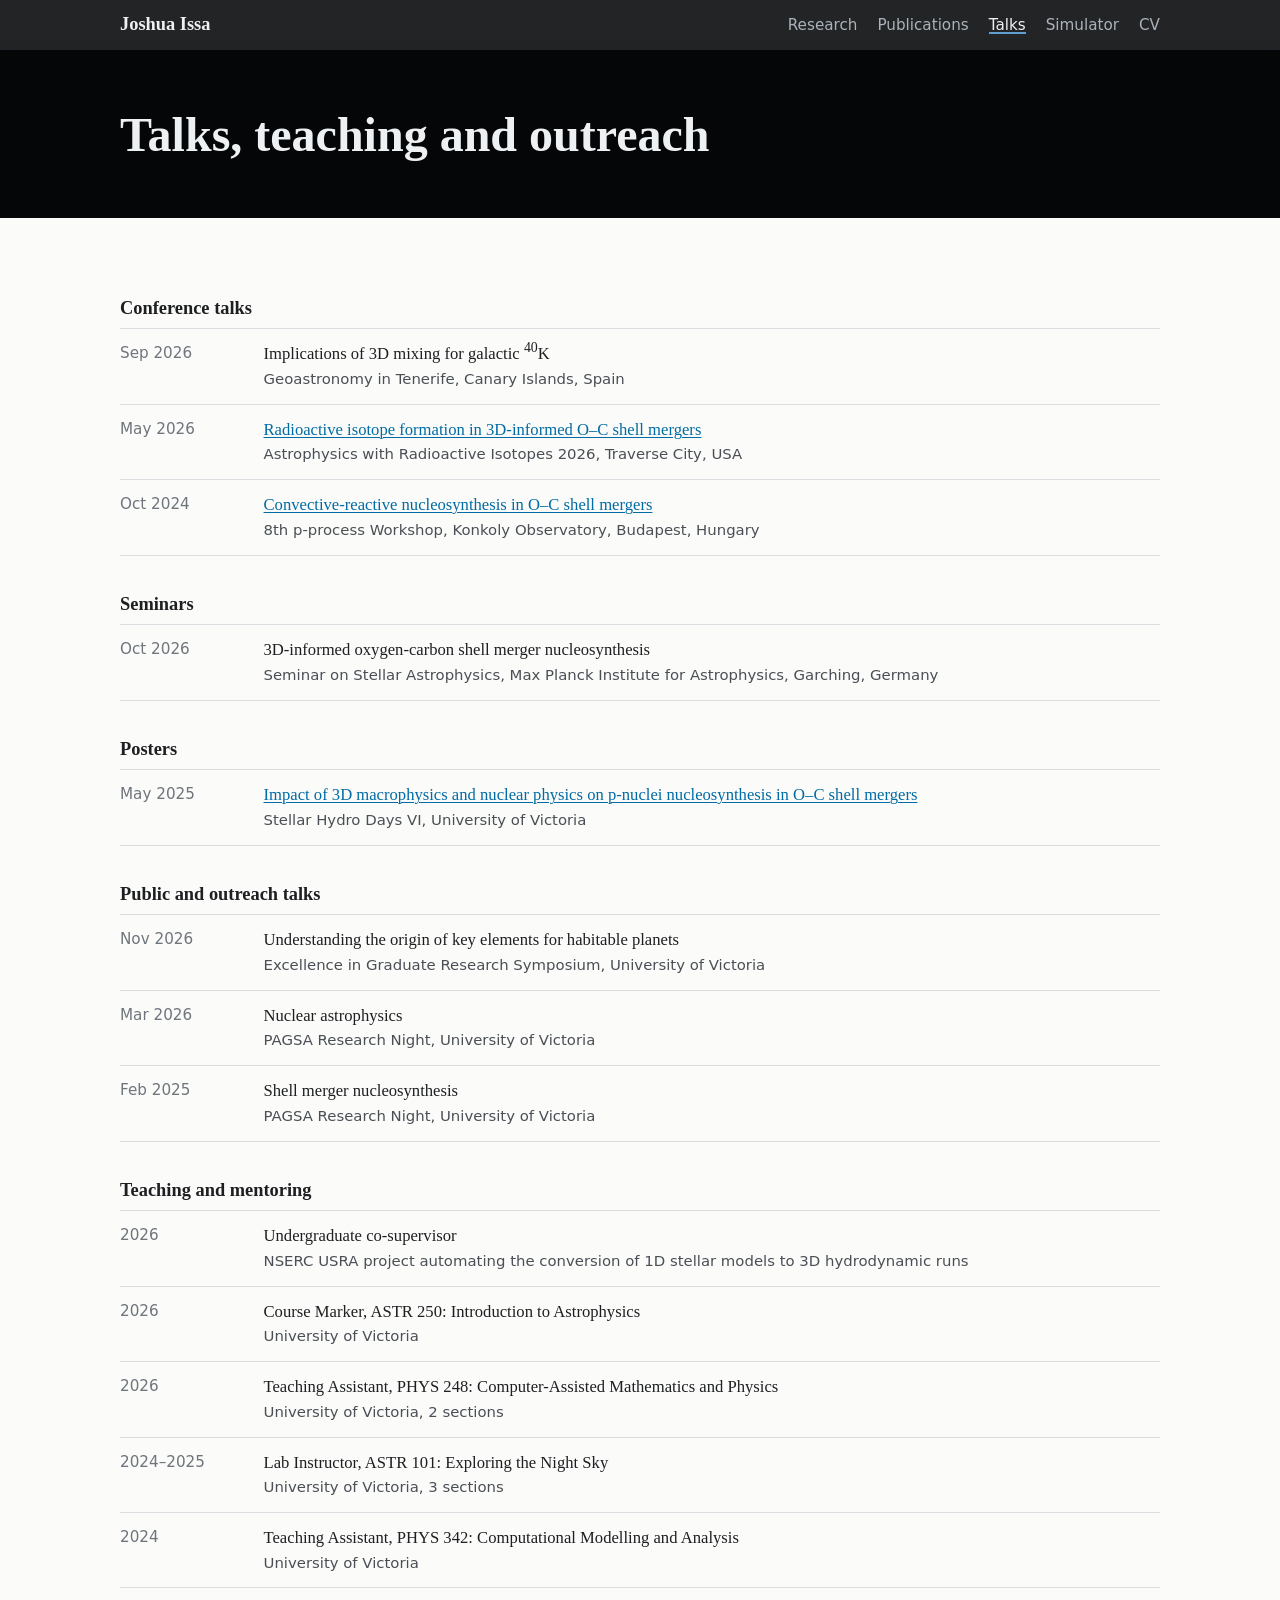
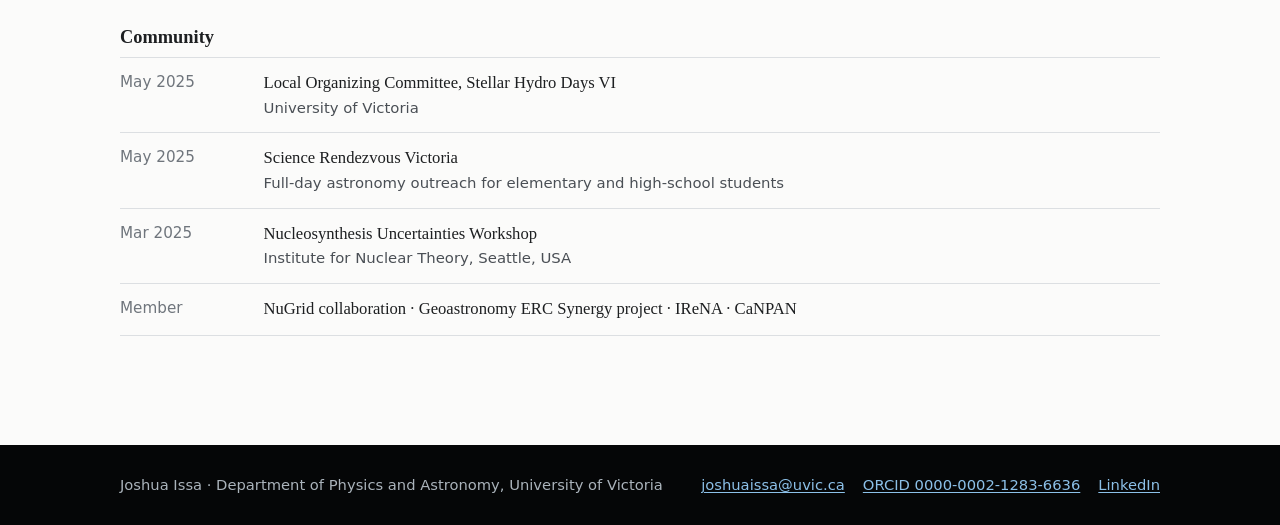
<file: talks/index.html>
<!DOCTYPE html>
<html lang="en">
<head>
  <meta charset="utf-8">
  <meta name="viewport" content="width=device-width, initial-scale=1">
  <title>Talks · Joshua Issa</title>
  <meta name="description" content="Talks, posters, teaching and outreach by Joshua Issa.">
  <link rel="icon" href="../images/favicon-32.png" type="image/png" sizes="32x32">
  <link rel="icon" href="../images/favicon.svg" type="image/svg+xml">
  <link rel="apple-touch-icon" href="../images/favicon-180.png">
  <link rel="stylesheet" href="../css/site.css">
</head>
<body>
<a class="skip" href="#main">Skip to content</a>
<header class="topbar">
  <div class="wrap">
    <a class="brand" href="../">Joshua Issa</a>
    <nav aria-label="Main">
      <ul class="nav">
        <li><a href="../research/">Research</a></li>
        <li><a href="../publications/">Publications</a></li>
        <li><a href="../talks/" aria-current="page">Talks</a></li>
        <li><a href="../simulator/">Simulator</a></li>
        <li><a href="../cv/">CV</a></li>
      </ul>
    </nav>
  </div>
</header>

<main id="main">
  <section class="hero page-hero">
    <div class="wrap">
      <h1>Talks, teaching and outreach</h1>
    </div>
  </section>

  <section class="block">
    <div class="wrap">
      <h3 class="list-head">Conference talks</h3>
      <ul class="talks">
        <li><time datetime="2026-09-22">Sep 2026</time><div><span class="t">Implications of 3D mixing for galactic <sup>40</sup>K</span><span class="where">Geoastronomy in Tenerife, Canary Islands, Spain</span></div></li>
        <li><time datetime="2026-05-27">May 2026</time><div><a class="t" href="https://indico.global/event/5668/contributions/149146/" target="_blank" rel="noopener">Radioactive isotope formation in 3D-informed O–C shell mergers</a><span class="where">Astrophysics with Radioactive Isotopes 2026, Traverse City, USA</span></div></li>
        <li><time datetime="2024-10-16">Oct 2024</time><div><a class="t" href="https://indico.global/event/5667/contributions/46036/" target="_blank" rel="noopener">Convective-reactive nucleosynthesis in O–C shell mergers</a><span class="where">8th p-process Workshop, Konkoly Observatory, Budapest, Hungary</span></div></li>
      </ul>

      <h3 class="list-head">Seminars</h3>
      <ul class="talks">
        <li><time datetime="2026-10-28">Oct 2026</time><div><span class="t">3D-informed oxygen-carbon shell merger nucleosynthesis</span><span class="where">Seminar on Stellar Astrophysics, Max Planck Institute for Astrophysics, Garching, Germany</span></div></li>
      </ul>

      <h3 class="list-head">Posters</h3>
      <ul class="talks">
        <li><time datetime="2025-05-12">May 2025</time><div><a class="t" href="https://sites.google.com/view/stellarhydrodays-vi/home" target="_blank" rel="noopener">Impact of 3D macrophysics and nuclear physics on p-nuclei nucleosynthesis in O–C shell mergers</a><span class="where">Stellar Hydro Days VI, University of Victoria</span></div></li>
      </ul>

      <h3 class="list-head">Public and outreach talks</h3>
      <ul class="talks">
        <li><time datetime="2026-11-04">Nov 2026</time><div><span class="t">Understanding the origin of key elements for habitable planets</span><span class="where">Excellence in Graduate Research Symposium, University of Victoria</span></div></li>
        <li><time datetime="2026-03-17">Mar 2026</time><div><span class="t">Nuclear astrophysics</span><span class="where">PAGSA Research Night, University of Victoria</span></div></li>
        <li><time datetime="2025-02-07">Feb 2025</time><div><span class="t">Shell merger nucleosynthesis</span><span class="where">PAGSA Research Night, University of Victoria</span></div></li>
      </ul>

      <h3 class="list-head">Teaching and mentoring</h3>
      <ul class="talks">
        <li><time>2026</time><div><span class="t">Undergraduate co-supervisor</span><span class="where">NSERC USRA project automating the conversion of 1D stellar models to 3D hydrodynamic runs</span></div></li>
        <li><time>2026</time><div><span class="t">Course Marker, ASTR 250: Introduction to Astrophysics</span><span class="where">University of Victoria</span></div></li>
        <li><time>2026</time><div><span class="t">Teaching Assistant, PHYS 248: Computer-Assisted Mathematics and Physics</span><span class="where">University of Victoria, 2 sections</span></div></li>
        <li><time>2024–2025</time><div><span class="t">Lab Instructor, ASTR 101: Exploring the Night Sky</span><span class="where">University of Victoria, 3 sections</span></div></li>
        <li><time>2024</time><div><span class="t">Teaching Assistant, PHYS 342: Computational Modelling and Analysis</span><span class="where">University of Victoria</span></div></li>
      </ul>

      <h3 class="list-head">Community</h3>
      <ul class="talks">
        <li><time datetime="2025-05">May 2025</time><div><span class="t">Local Organizing Committee, Stellar Hydro Days VI</span><span class="where">University of Victoria</span></div></li>
        <li><time datetime="2025-05">May 2025</time><div><span class="t">Science Rendezvous Victoria</span><span class="where">Full-day astronomy outreach for elementary and high-school students</span></div></li>
        <li><time datetime="2025-03">Mar 2025</time><div><span class="t">Nucleosynthesis Uncertainties Workshop</span><span class="where">Institute for Nuclear Theory, Seattle, USA</span></div></li>
        <li><time>Member</time><div><span class="t">NuGrid collaboration · Geoastronomy ERC Synergy project · IReNA · CaNPAN</span></div></li>
      </ul>
    </div>
  </section>
</main>

<footer class="site">
  <div class="wrap">
    <span>Joshua Issa · Department of Physics and Astronomy, University of Victoria</span>
    <ul>
      <li><a href="mailto:joshuaissa@uvic.ca">joshuaissa@uvic.ca</a></li>
      <li><a href="https://orcid.org/0000-0002-1283-6636" target="_blank" rel="noopener">ORCID 0000-0002-1283-6636</a></li>
      <li><a href="https://www.linkedin.com/in/joshua-issa" target="_blank" rel="noopener">LinkedIn</a></li>
    </ul>
  </div>
</footer>
<script src="../js/site.js"></script>
</body>
</html>
</file>
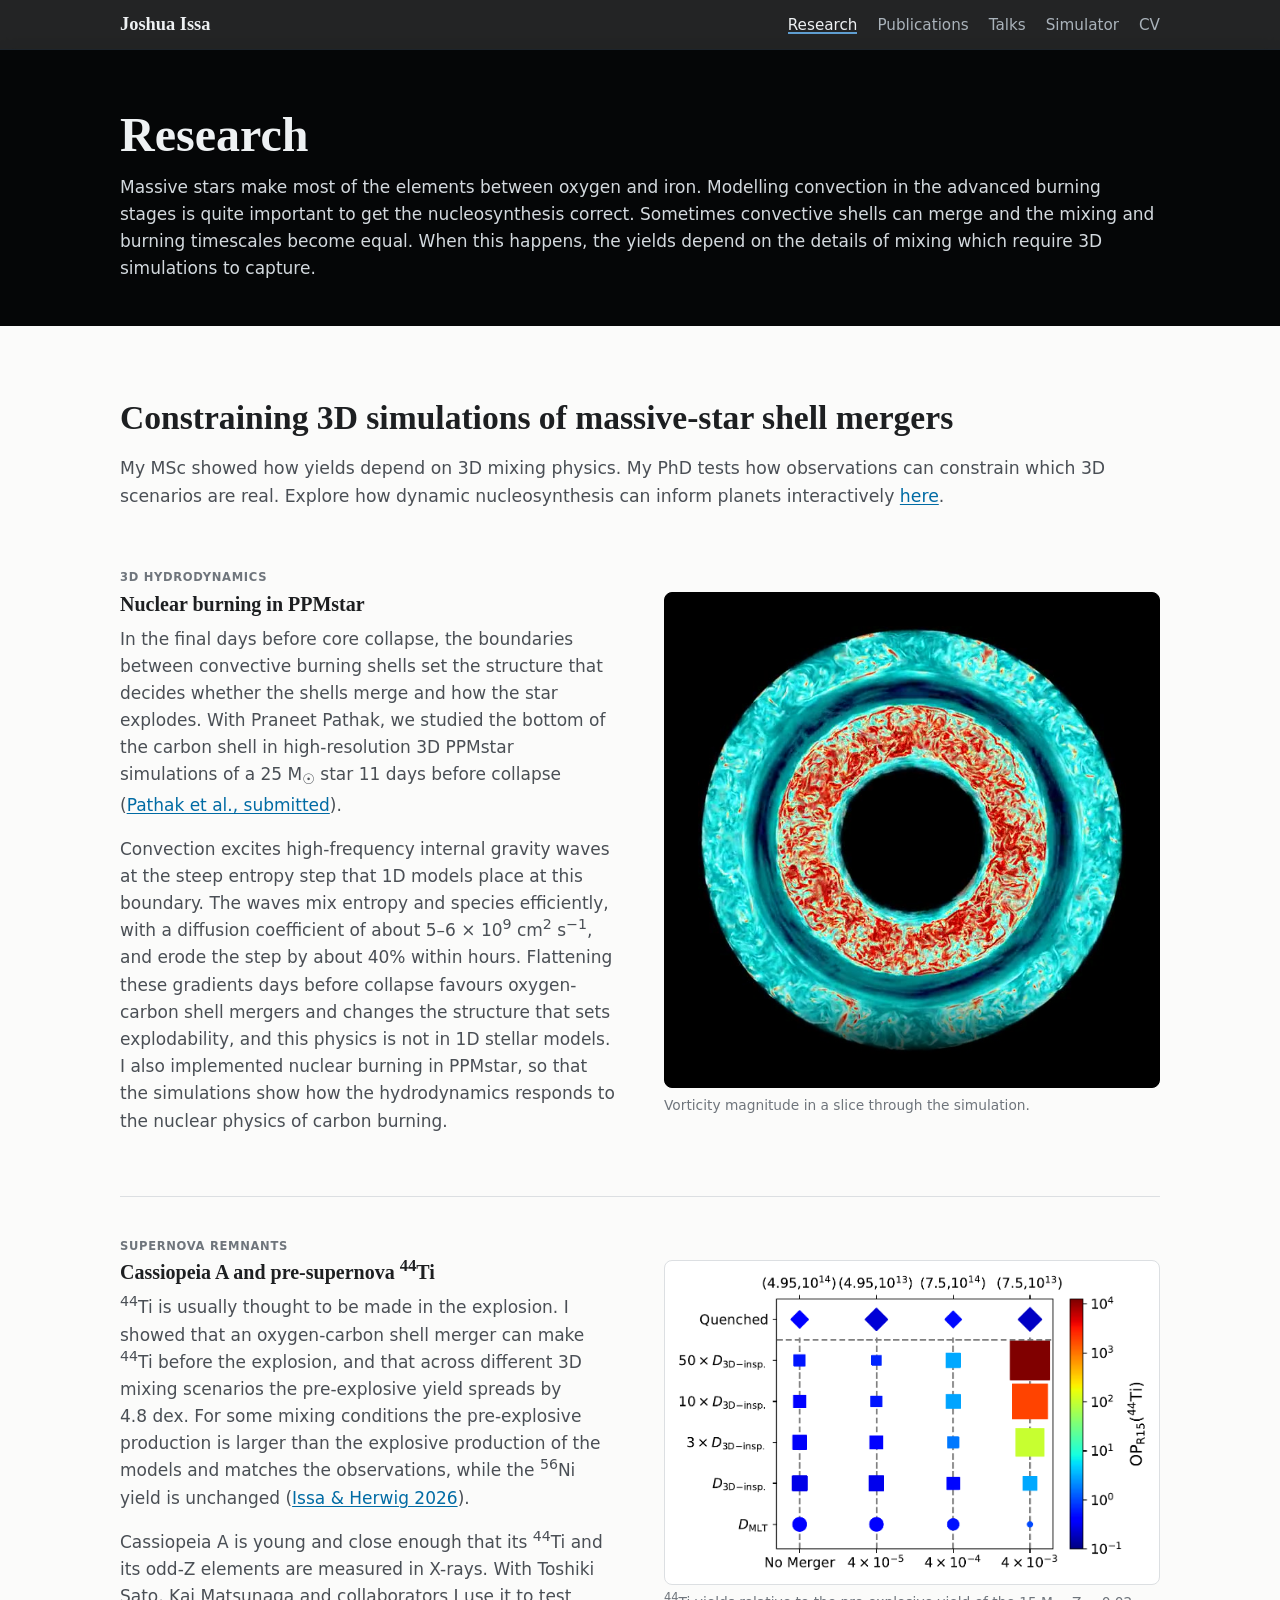
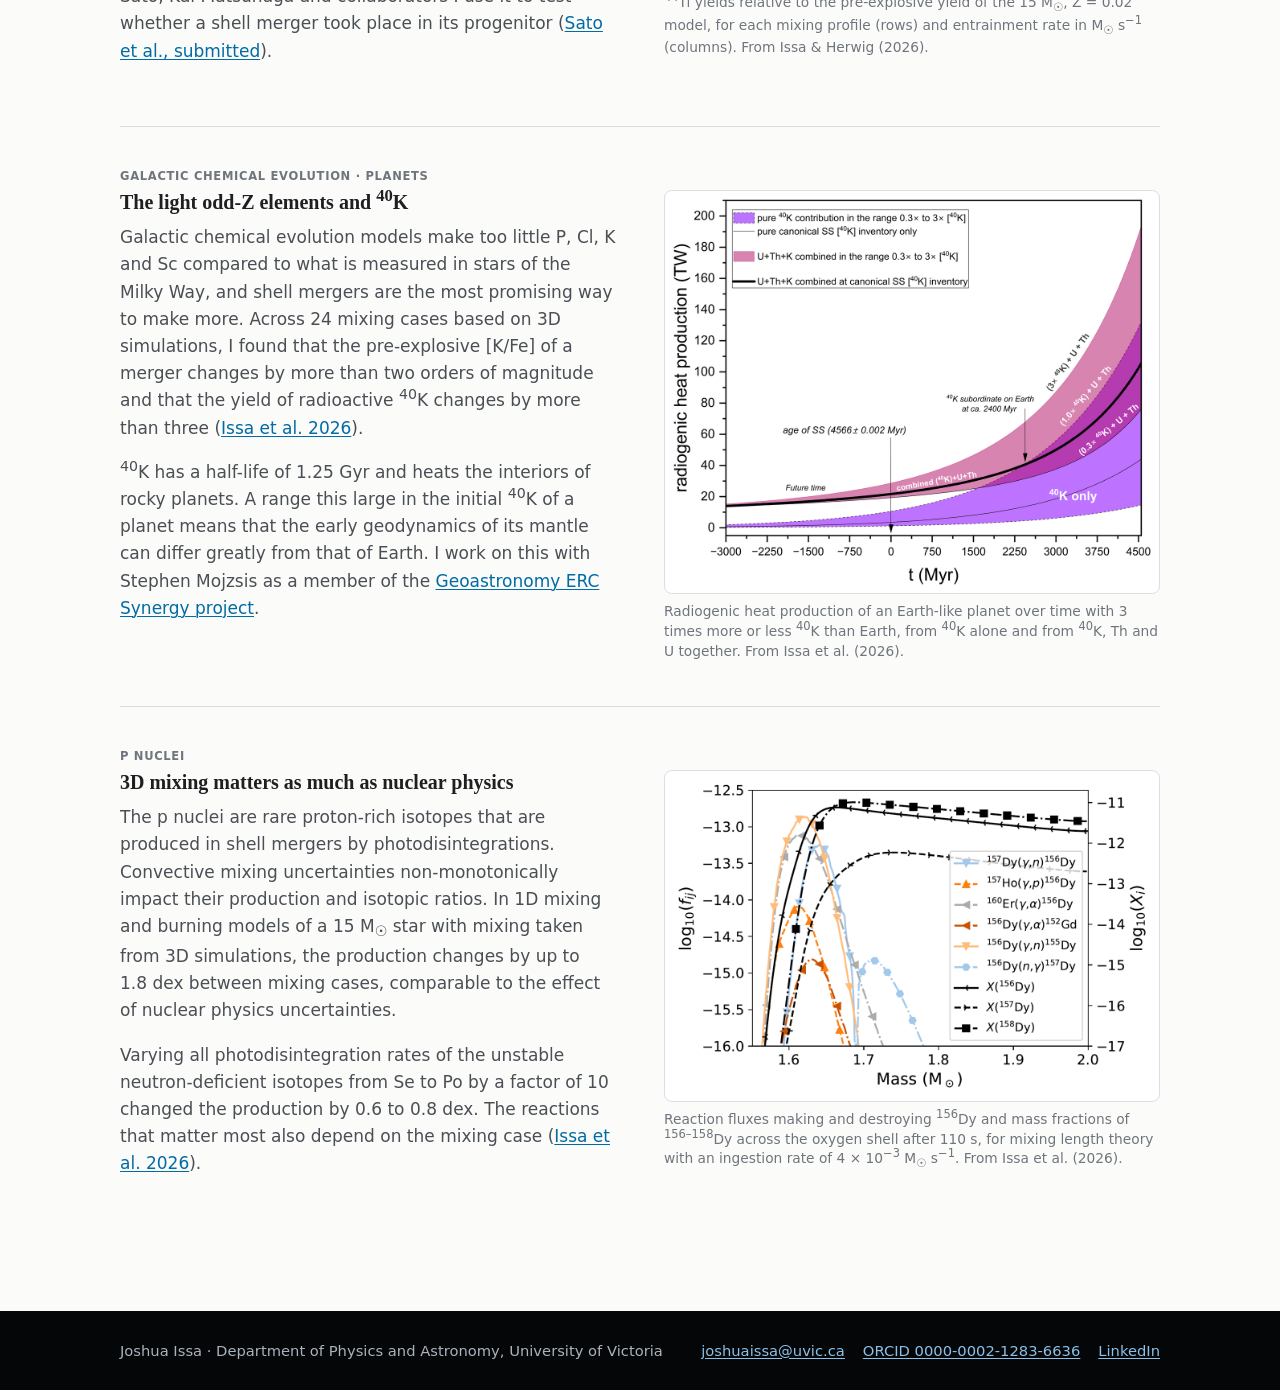
<file: dynamic_nucleosynthesis.html>
<!DOCTYPE html>
<html lang="en">
<head>
  <meta charset="utf-8">
  <title>Joshua Issa · Research</title>
  <meta http-equiv="refresh" content="0; url=research/#ppmstar">
  <link rel="canonical" href="research/#ppmstar">
</head>
<body><p><a href="research/#ppmstar">Research</a></p></body>
</html>
</file>
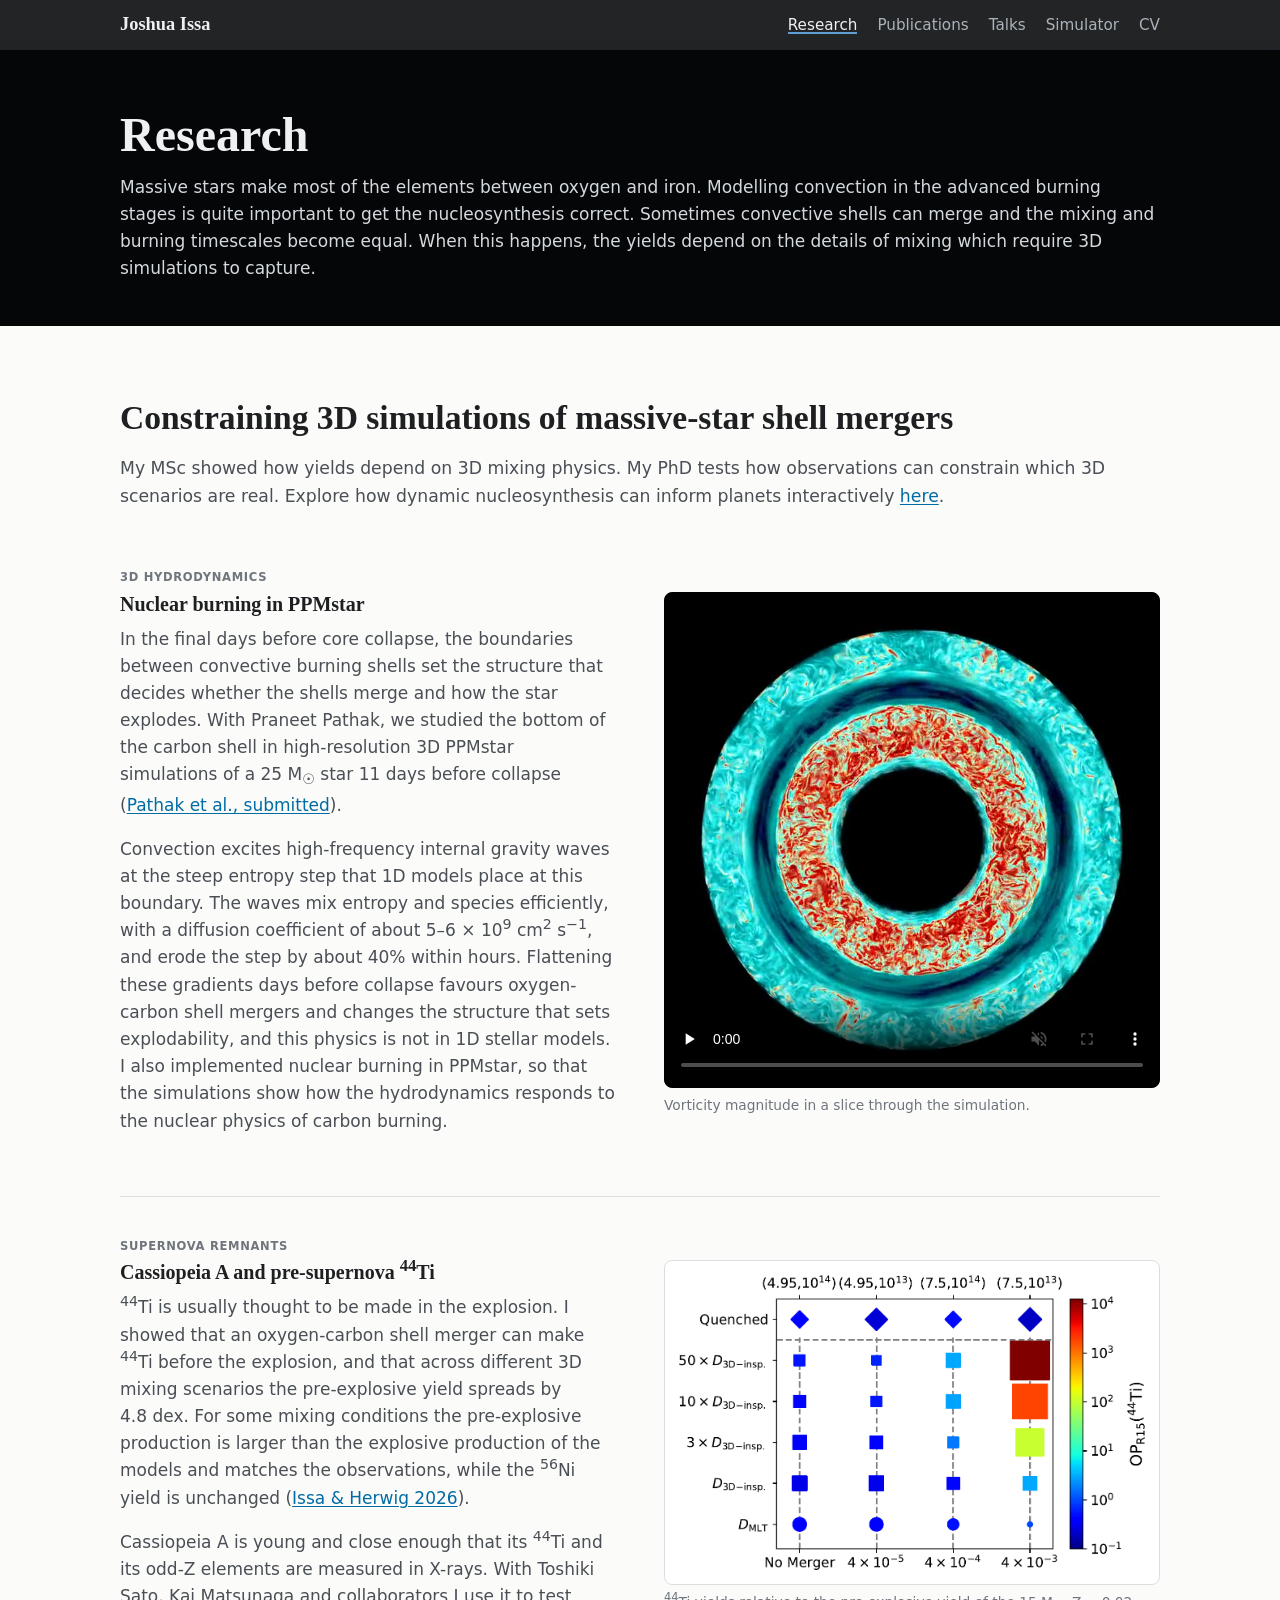
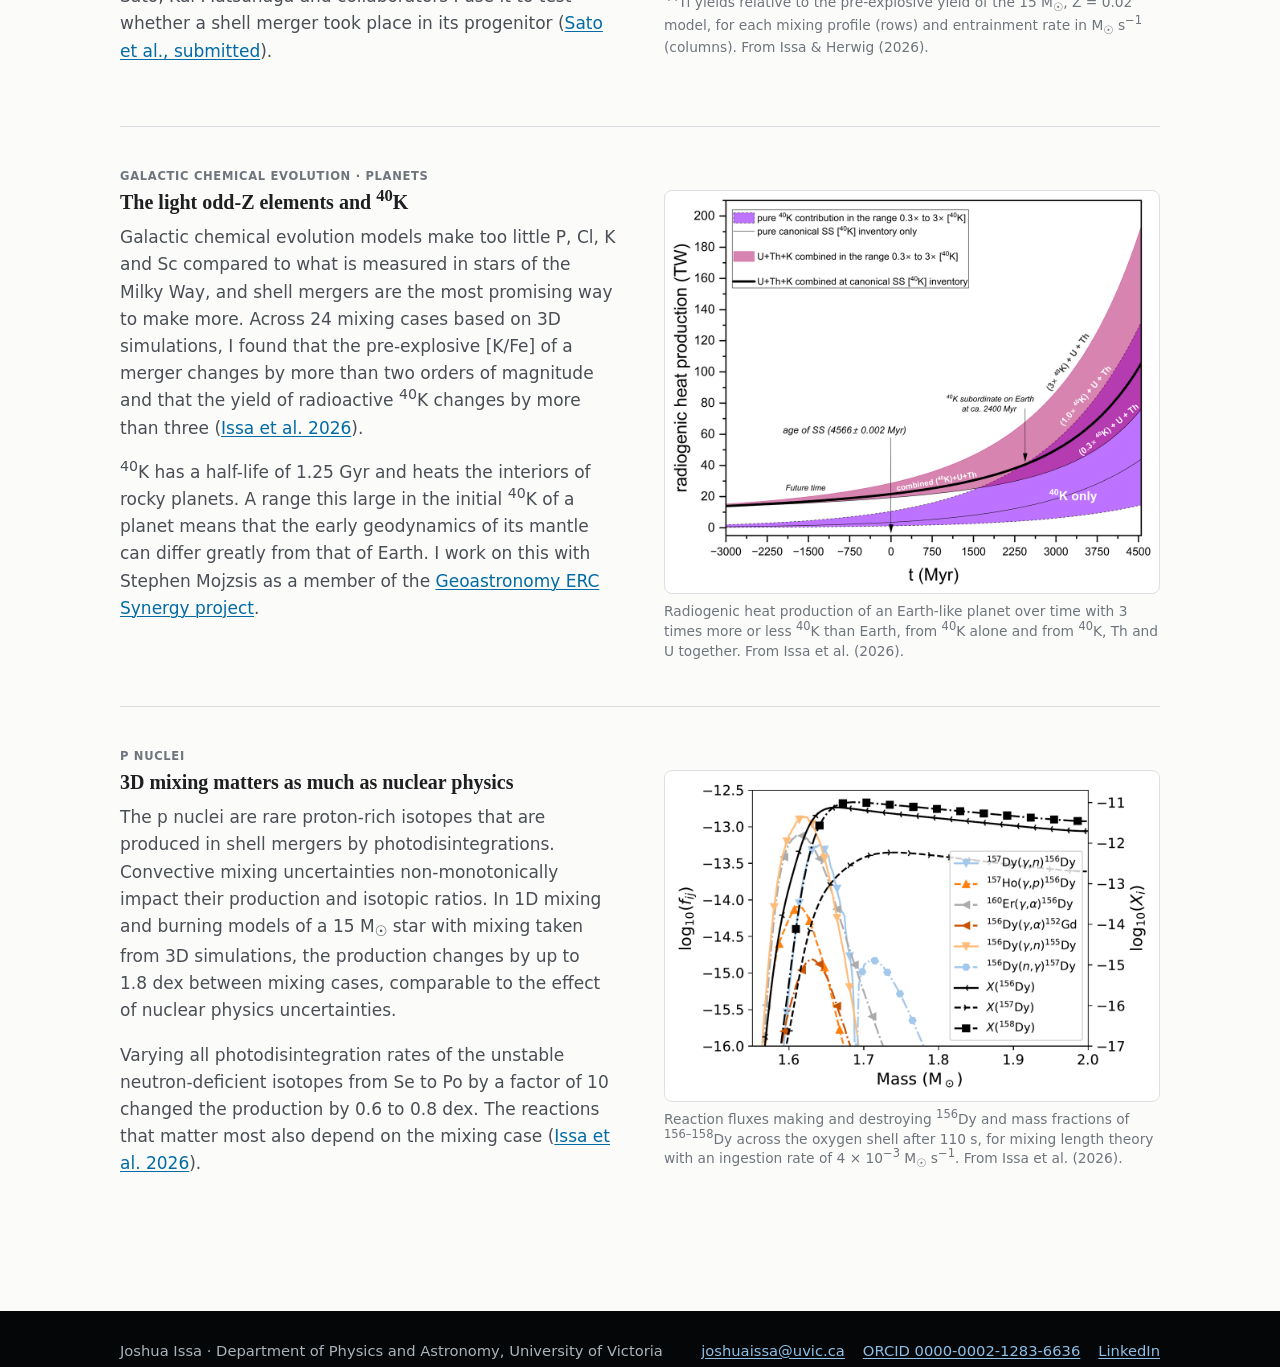
<file: planets.html>
<!DOCTYPE html>
<html lang="en">
<head>
  <meta charset="utf-8">
  <title>Joshua Issa · Research</title>
  <meta http-equiv="refresh" content="0; url=research/#k40">
  <link rel="canonical" href="research/#k40">
</head>
<body><p><a href="research/#k40">Research</a></p></body>
</html>
</file>
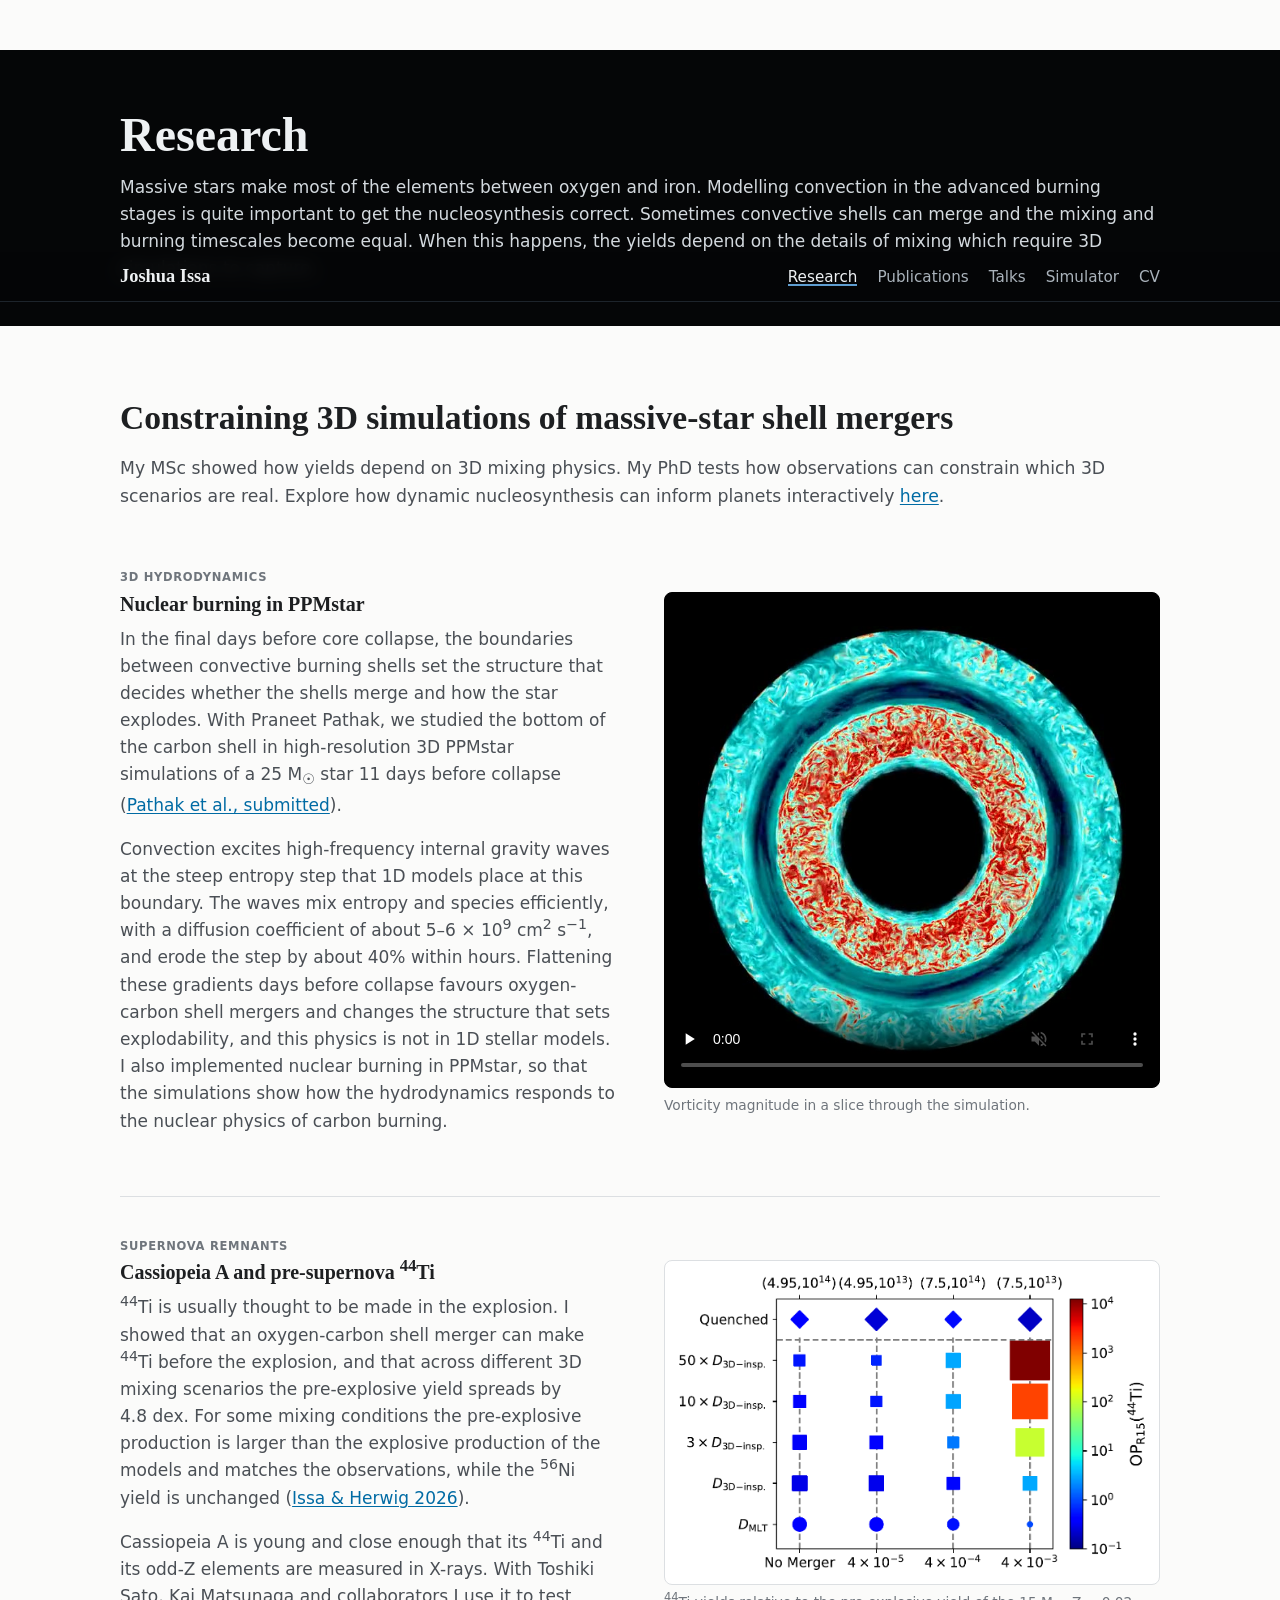
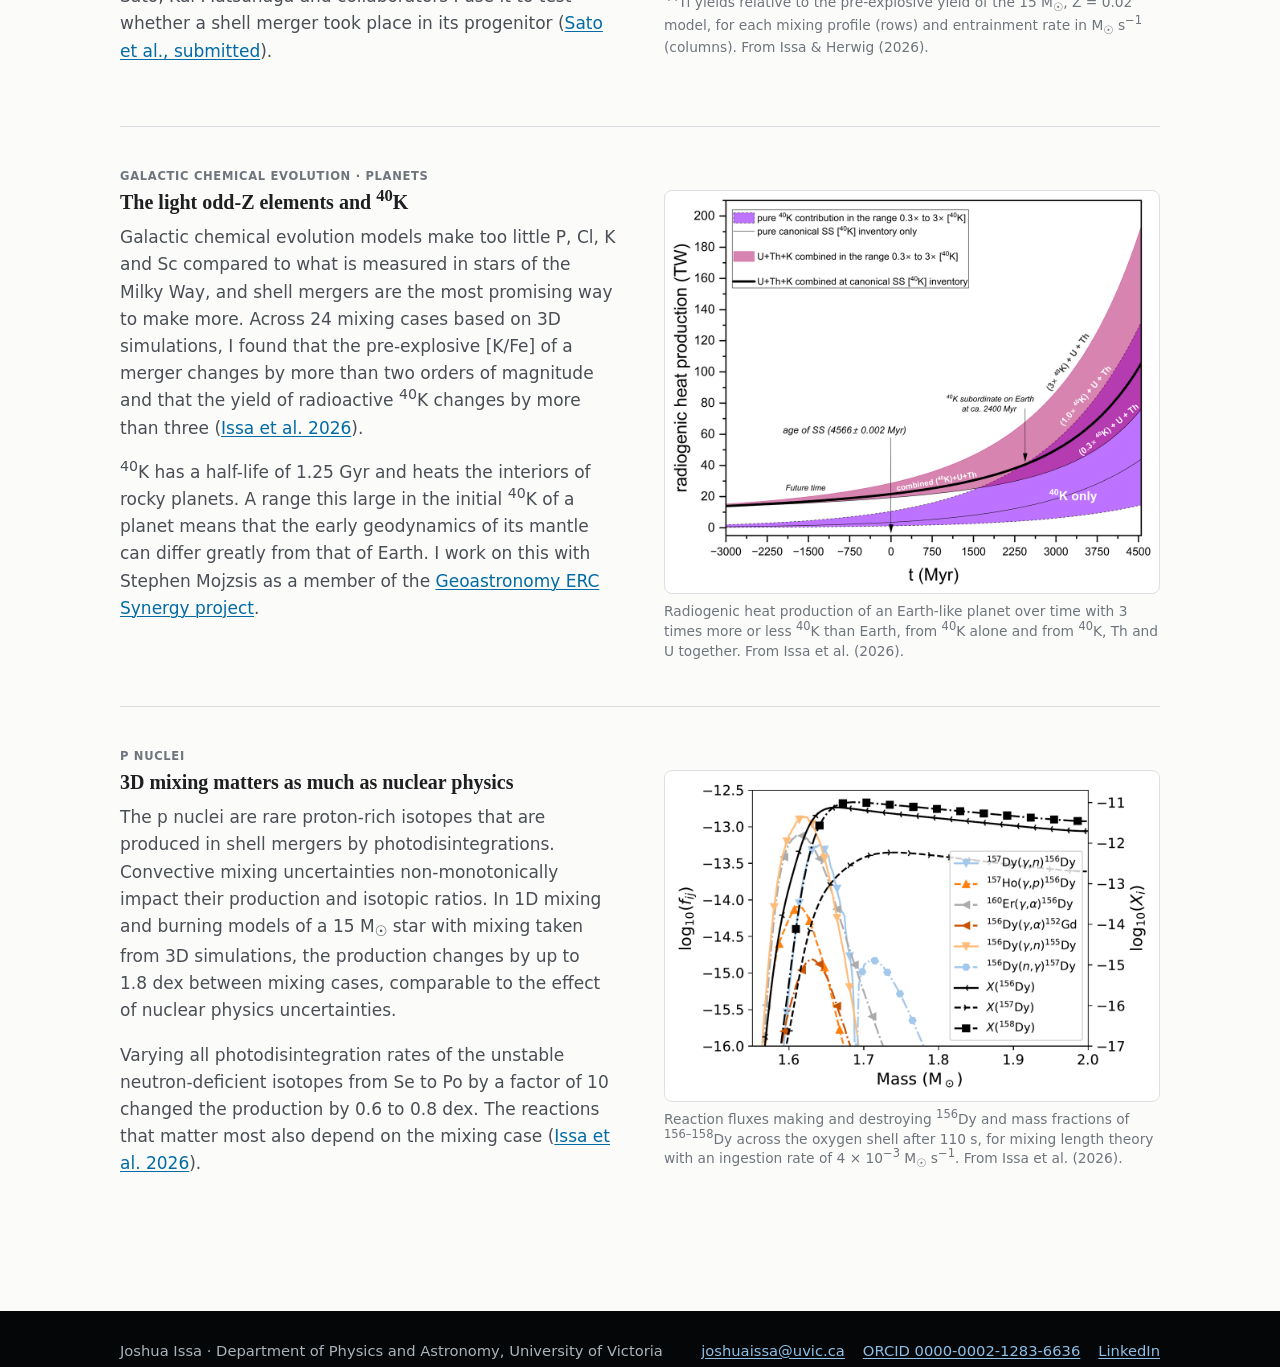
<file: supernovae.html>
<!DOCTYPE html>
<html lang="en">
<head>
  <meta charset="utf-8">
  <title>Joshua Issa · Research</title>
  <meta http-equiv="refresh" content="0; url=research/#casa">
  <link rel="canonical" href="research/#casa">
</head>
<body><p><a href="research/#casa">Research</a></p></body>
</html>
</file>
<file: css/site.css>
/* Joshua Issa — site styles. Colours: the NuGrid/CSA plotting palette
   (006BA4, 5F9ED1, FF800E, C85200) so the page matches the figures. */

:root {
  --bg: #fbfbfa;
  --bg-alt: #f1f2f0;
  --panel: #ffffff;
  --ink: #1d1f21;
  --ink-soft: #4a4f55;
  --ink-faint: #6f757c;
  --rule: #dcdfe2;
  --accent: #006ba4;
  --accent-2: #c85200;
  --hero-bg: #050607;
  --hero-ink: #eef1f3;
  --hero-soft: #aab3bb;
  --serif: "Charter", "Bitstream Charter", "XCharter", "Iowan Old Style", Georgia, serif;
  --sans: system-ui, -apple-system, "Segoe UI", Roboto, "Helvetica Neue", Arial, sans-serif;
  --mono: ui-monospace, "SF Mono", Menlo, Consolas, monospace;
  --wrap: 1120px;
  --gutter: clamp(16px, 4vw, 40px);
  color-scheme: light;
}
@media (prefers-color-scheme: dark) {
  :root {
    --bg: #0d1014;
    --bg-alt: #141920;
    --panel: #161c23;
    --ink: #e8ebee;
    --ink-soft: #b4bcc4;
    --ink-faint: #8a939c;
    --rule: #28313a;
    --accent: #5f9ed1;
    --accent-2: #ff800e;
    color-scheme: dark;
  }
}

* { box-sizing: border-box; }
html { -webkit-text-size-adjust: 100%; scroll-behavior: smooth; }
@media (prefers-reduced-motion: reduce) { html { scroll-behavior: auto; } }
body {
  margin: 0; background: var(--bg); color: var(--ink);
  font: 17px/1.6 var(--sans);
}
img, video, canvas { max-width: 100%; display: block; }
a { color: var(--accent); text-decoration-thickness: 1px; text-underline-offset: 2px; }
a:hover { text-decoration-thickness: 2px; }
h1, h2, h3 { font-family: var(--serif); font-weight: 600; line-height: 1.2; margin: 0 0 .5em; }
h2 { font-size: clamp(1.6rem, 3vw, 2.1rem); }
h3 { font-size: 1.25rem; }
p { margin: 0 0 1em; }
sup { line-height: 0; }
.wrap { max-width: var(--wrap); margin: 0 auto; padding: 0 var(--gutter); }
.skip { position: absolute; left: -999px; }
.skip:focus { left: 8px; top: 8px; background: var(--panel); padding: 6px 10px; z-index: 10; }

/* ---------- top bar ---------- */
.topbar {
  position: sticky; top: 0; z-index: 5;
  background: color-mix(in srgb, var(--hero-bg) 88%, transparent);
  backdrop-filter: blur(8px); -webkit-backdrop-filter: blur(8px);
  border-bottom: 1px solid #1d242b;
}
.topbar .wrap { display: flex; flex-wrap: wrap; align-items: center; justify-content: space-between; gap: 6px 24px; padding-top: 10px; padding-bottom: 10px; }
.brand { font-family: var(--serif); font-size: 1.15rem; color: var(--hero-ink); text-decoration: none; font-weight: 600; }
.nav { display: flex; flex-wrap: wrap; gap: 4px 20px; margin: 0; padding: 0; list-style: none; }
.nav a { color: var(--hero-soft); text-decoration: none; font-size: .95rem; }
.nav a:hover, .nav a[aria-current="page"] { color: var(--hero-ink); }
.nav a[aria-current="page"] { box-shadow: inset 0 -2px 0 #5f9ed1; }

/* ---------- hero ---------- */
.hero { background: var(--hero-bg); color: var(--hero-ink); }
.hero .wrap { display: grid; grid-template-columns: minmax(0, 1.1fr) minmax(0, .9fr); gap: clamp(24px, 5vw, 64px); align-items: center; padding-top: clamp(32px, 6vw, 72px); padding-bottom: clamp(32px, 6vw, 72px); }
.hero h1 { font-size: clamp(2.4rem, 6vw, 3.8rem); margin-bottom: .2em; }
.hero .role { color: var(--hero-soft); font-size: 1.1rem; margin-bottom: 1.2em; }
.hero p { color: #d3d9de; }
.hero a { color: #8cc0e8; }
.hero .links { display: flex; flex-wrap: wrap; gap: 10px; margin-top: 1.4em; padding: 0; list-style: none; }
.hero .links a {
  display: inline-block; padding: 7px 14px; border: 1px solid #34414d; border-radius: 999px;
  color: var(--hero-ink); text-decoration: none; font-size: .92rem;
}
.hero .links a:hover { border-color: #5f9ed1; }
.hero figure { margin: 0; }
.hero video, .hero .poster { width: 100%; aspect-ratio: 1; border-radius: 50%; object-fit: cover; background: #000; }
.hero figcaption { color: var(--hero-soft); font-size: .85rem; margin-top: 12px; text-align: center; }
.page-hero .wrap { display: block; padding-top: clamp(28px, 5vw, 56px); padding-bottom: clamp(24px, 4vw, 44px); }
.page-hero h1 { font-size: clamp(2rem, 5vw, 3rem); }
.page-hero p { margin-bottom: 0; }

/* ---------- sections ---------- */
section.block { padding: clamp(40px, 6vw, 72px) 0; }
section.block.alt { background: var(--bg-alt); }
.lede { font-size: 1.08rem; color: var(--ink-soft); }
.kicker { font: 600 .78rem/1 var(--sans); letter-spacing: .08em; text-transform: uppercase; color: var(--accent-2); margin-bottom: .8em; }

/* news */
.news { list-style: none; margin: 0; padding: 0; border-top: 1px solid var(--rule); }
.news li { display: grid; grid-template-columns: 7.5em minmax(0, 1fr); gap: 16px; padding: 12px 0; border-bottom: 1px solid var(--rule); }
.news time { color: var(--ink-faint); font-variant-numeric: tabular-nums; font-size: .95rem; }
@media (max-width: 560px) { .news li { grid-template-columns: 1fr; gap: 2px; } }

/* cards */
.cards { display: grid; grid-template-columns: repeat(auto-fill, minmax(min(100%, 300px), 1fr)); gap: 24px; }
.card { background: var(--panel); border: 1px solid var(--rule); border-radius: 10px; overflow: hidden; display: flex; flex-direction: column; }
.card .media { aspect-ratio: 16 / 10; background: #000; overflow: hidden; }
.card .media img { width: 100%; height: 100%; object-fit: cover; }
.card .media.paper { background: #fff; }
.card .media.paper img { object-fit: contain; padding: 8px; }
.card .body { padding: 18px 20px 20px; display: flex; flex-direction: column; gap: 8px; flex: 1; }
.card h3 { margin: 0; }
.card p { margin: 0; color: var(--ink-soft); font-size: .97rem; }
.card .more { margin-top: auto; padding-top: 6px; font-size: .95rem; }
.tag { display: inline-block; font: 600 .72rem/1 var(--sans); letter-spacing: .06em; text-transform: uppercase; color: var(--ink-faint); }

/* research page */
.project { display: grid; grid-template-columns: minmax(0, 1fr) minmax(0, 1fr); gap: 8px clamp(24px, 4vw, 48px); align-items: start; padding: clamp(28px, 4vw, 44px) 0; border-top: 1px solid var(--rule); }
.project:first-of-type { border-top: 0; }
.project > .tag { grid-column: 1 / -1; }
.project .text h3 { margin-top: 0; }
.project.flip > .text { order: 2; }
.project .text p { color: var(--ink-soft); }
.project .papers { font-size: .95rem; margin: 0; padding-left: 1.1em; }
.project .papers li { margin-bottom: .3em; }
figure.fig { margin: 0; }
figure.fig img, figure.fig video { width: 100%; border-radius: 8px; border: 1px solid var(--rule); }
figure.fig.dark img, figure.fig.dark video { background: #000; border-color: #000; }
figure.fig.paper img { background: #fff; padding: 6px; }
figure.fig figcaption { font-size: .86rem; color: var(--ink-faint); margin-top: 8px; line-height: 1.45; }
.fig-pair { display: grid; grid-template-columns: 1fr 1fr; gap: 16px; }
@media (max-width: 820px) {
  .hero .wrap, .project { grid-template-columns: minmax(0, 1fr); }
  .project.flip > .text { order: 0; }
  .hero figure { max-width: 420px; margin: 0 auto; width: 100%; }
}
@media (max-width: 520px) { .fig-pair { grid-template-columns: 1fr; } }

/* publications and talks */
.pubs { list-style: none; margin: 0 0 2.2em; padding: 0; counter-reset: pub; }
.pubs li { position: relative; padding: 14px 0 14px 2.6em; border-bottom: 1px solid var(--rule); counter-increment: pub; }
.pubs li::before { content: counter(pub); position: absolute; left: 0; top: 14px; width: 1.9em; text-align: right; color: var(--ink-faint); font-variant-numeric: tabular-nums; }
.pubs .title { display: block; font-family: var(--serif); font-size: 1.08rem; color: var(--ink); line-height: 1.35; margin-bottom: 3px; }
.pubs .authors { color: var(--ink-soft); font-size: .93rem; }
.pubs .authors b { color: var(--ink); }
.pubs .venue { color: var(--ink-faint); font-size: .93rem; }
.pubs .ids { display: flex; flex-wrap: wrap; gap: 6px 14px; margin-top: 4px; font-size: .88rem; }
.pubs .summary { margin: 6px 0 0; color: var(--ink-soft); font-size: .93rem; }
.talks { list-style: none; margin: 0 0 2.2em; padding: 0; border-top: 1px solid var(--rule); }
.talks li { display: grid; grid-template-columns: 7.5em minmax(0, 1fr); gap: 16px; padding: 12px 0; border-bottom: 1px solid var(--rule); }
.talks time { color: var(--ink-faint); font-variant-numeric: tabular-nums; font-size: .95rem; }
.talks .t { display: block; font-family: var(--serif); font-size: 1.04rem; }
.talks .where { color: var(--ink-soft); font-size: .93rem; }
@media (max-width: 560px) { .talks li { grid-template-columns: 1fr; gap: 2px; } }
h3.list-head { margin-top: .4em; font-size: 1.15rem; }

/* footer */
footer.site { background: var(--hero-bg); color: var(--hero-soft); padding: 28px 0; font-size: .92rem; }
footer.site .wrap { display: flex; flex-wrap: wrap; gap: 8px 24px; justify-content: space-between; }
footer.site a { color: #8cc0e8; }
footer.site ul { display: flex; flex-wrap: wrap; gap: 6px 18px; margin: 0; padding: 0; list-style: none; }

/* buttons */
.btn { display: inline-block; padding: 9px 16px; border-radius: 8px; border: 1px solid var(--accent); color: var(--accent); text-decoration: none; font-size: .95rem; background: transparent; cursor: pointer; font-family: var(--sans); }
.btn:hover { background: color-mix(in srgb, var(--accent) 10%, transparent); }
.btn.solid { background: var(--accent); color: #fff; }
.btn.solid:hover { background: color-mix(in srgb, var(--accent) 85%, #000); }
.talks .where, .talks .t { display: block; }
</file>
<file: css/simulator.css>
:root { --c1: #006ba4; --c2: #c85200; --c3: #ffbc79; --c4: #898989; --c5: #595959;
  --r1: #ff800e; --r2: #006ba4; --r3: #c85200; --r4: #5f9ed1; --r5: #595959; --r6: #a2c8ec; --star: #ababab; }
@media (prefers-color-scheme: dark) { :root { --c1: #5f9ed1; --c2: #ff800e; --c3: #7a4a1c; --c4: #8a8a8a; --c5: #cfcfcf;
  --r1: #ff800e; --r2: #5f9ed1; --r3: #c85200; --r4: #a2c8ec; --r5: #ababab; --r6: #ffbc79; --star: #6f757c; } }

.sim { display: grid; gap: 20px; }
.controls { display: grid; grid-template-columns: repeat(auto-fit, minmax(min(100%, 280px), 1fr)); gap: 14px 28px; align-items: end; }
.ctl { display: grid; grid-template-columns: minmax(0, 1fr) auto; gap: 4px 10px; align-items: center; font-size: .95rem; }
.ctl .ctl-name { grid-column: 1 / -1; color: var(--ink-soft); }
.ctl input[type=range] { width: 100%; accent-color: var(--accent); }
.ctl output { font-variant-numeric: tabular-nums; text-align: left; white-space: nowrap; color: var(--ink); }
.ctl.check { grid-template-columns: auto minmax(0, 1fr); }
.ctl.check .ctl-name { grid-column: auto; }
.ctl.check input { width: 18px; height: 18px; accent-color: var(--accent); }
.lg-title { color: var(--ink-faint); }

.panels { display: grid; grid-template-columns: minmax(0, 5fr) minmax(0, 7fr); gap: 20px; }
.panel { margin: 0; background: var(--panel); border: 1px solid var(--rule); border-radius: 10px; padding: 12px; min-width: 0; }
.panel canvas { width: 100%; }
#profile { aspect-ratio: 4 / 3; }
#sweepPlot, #sharePlot { aspect-ratio: 4 / 3; }
#fluxPlot { aspect-ratio: 4 / 3; }
.panels.even { grid-template-columns: minmax(0, 1fr) minmax(0, 1fr); }
.legend { display: flex; flex-wrap: wrap; gap: 4px 18px; margin-top: 8px; font-size: .85rem; color: var(--ink-soft); }
.legend i { display: inline-block; width: 18px; height: 0; border-top: 2.5px solid var(--c); vertical-align: middle; margin-right: 6px; }
.legend i.bar { height: 10px; border: 0; background: var(--c); }
.legend i.dash { border-top-style: dashed; }

.readout { display: grid; grid-template-columns: repeat(auto-fit, minmax(min(100%, 160px), 1fr)); gap: 12px; margin: 0; }
.readout div { background: var(--panel); border: 1px solid var(--rule); border-radius: 10px; padding: 10px 14px; }
.readout dt { font-size: .82rem; color: var(--ink-faint); }
.readout dd { margin: 2px 0 0; font-size: 1.2rem; font-variant-numeric: tabular-nums; font-family: var(--serif); }

.explain p { color: var(--ink-soft); }

@media (max-width: 760px) { .panels, .panels.even { grid-template-columns: minmax(0, 1fr); } }
.legend .mk { display: inline-block; width: 10px; height: 10px; margin-right: 4px; vertical-align: middle; border: 1.8px solid var(--ink-soft); }
.legend .mk.circ { border-radius: 50%; }
.legend .mk.dot { border-radius: 50%; background: var(--ink); border-color: var(--ink); }
.legend .mk.sq + span, .legend .mk.sq { margin-right: 6px; }
.legend svg.lg-dash { vertical-align: middle; margin-right: 6px; color: var(--ink-soft); }
.ctl select { width: 100%; padding: 6px 8px; border-radius: 6px; border: 1px solid var(--rule); background: var(--panel); color: var(--ink); font: inherit; }
#gcePlot { aspect-ratio: 4 / 3; }
#r40Plot, #heatPlot { aspect-ratio: 4 / 3; }
.legend .mk.dotc { border-radius: 50%; }
.case-out { font-family: var(--serif); font-size: 1.05rem; color: var(--ink); }
.panels.grid { row-gap: 20px; }
.readout-panel { display: flex; }
.readout-panel .readout { grid-template-columns: 1fr 1fr; gap: 10px; align-content: start; width: 100%; }
.readout-panel .readout div { padding: 8px 12px; }
.readout-panel .readout .wide { grid-column: 1 / -1; }
.readout-panel .readout dd { font-size: 1.05rem; }
.playback { grid-column: 1 / -1; display: grid; grid-template-columns: auto minmax(0, 1fr) 4em; gap: 10px; align-items: center; }
.play-btn { width: 40px; height: 40px; border-radius: 50%; border: 0; background: var(--accent); color: #fff; display: grid; place-items: center; cursor: pointer; }
.play-btn:hover { background: color-mix(in srgb, var(--accent) 85%, #000); }
.playback input[type=range] { width: 100%; accent-color: var(--accent); }
.playback output { font-variant-numeric: tabular-nums; text-align: left; }
.reac-out { font-family: var(--sans) !important; font-size: .95rem !important; line-height: 1.45; }
</file>
